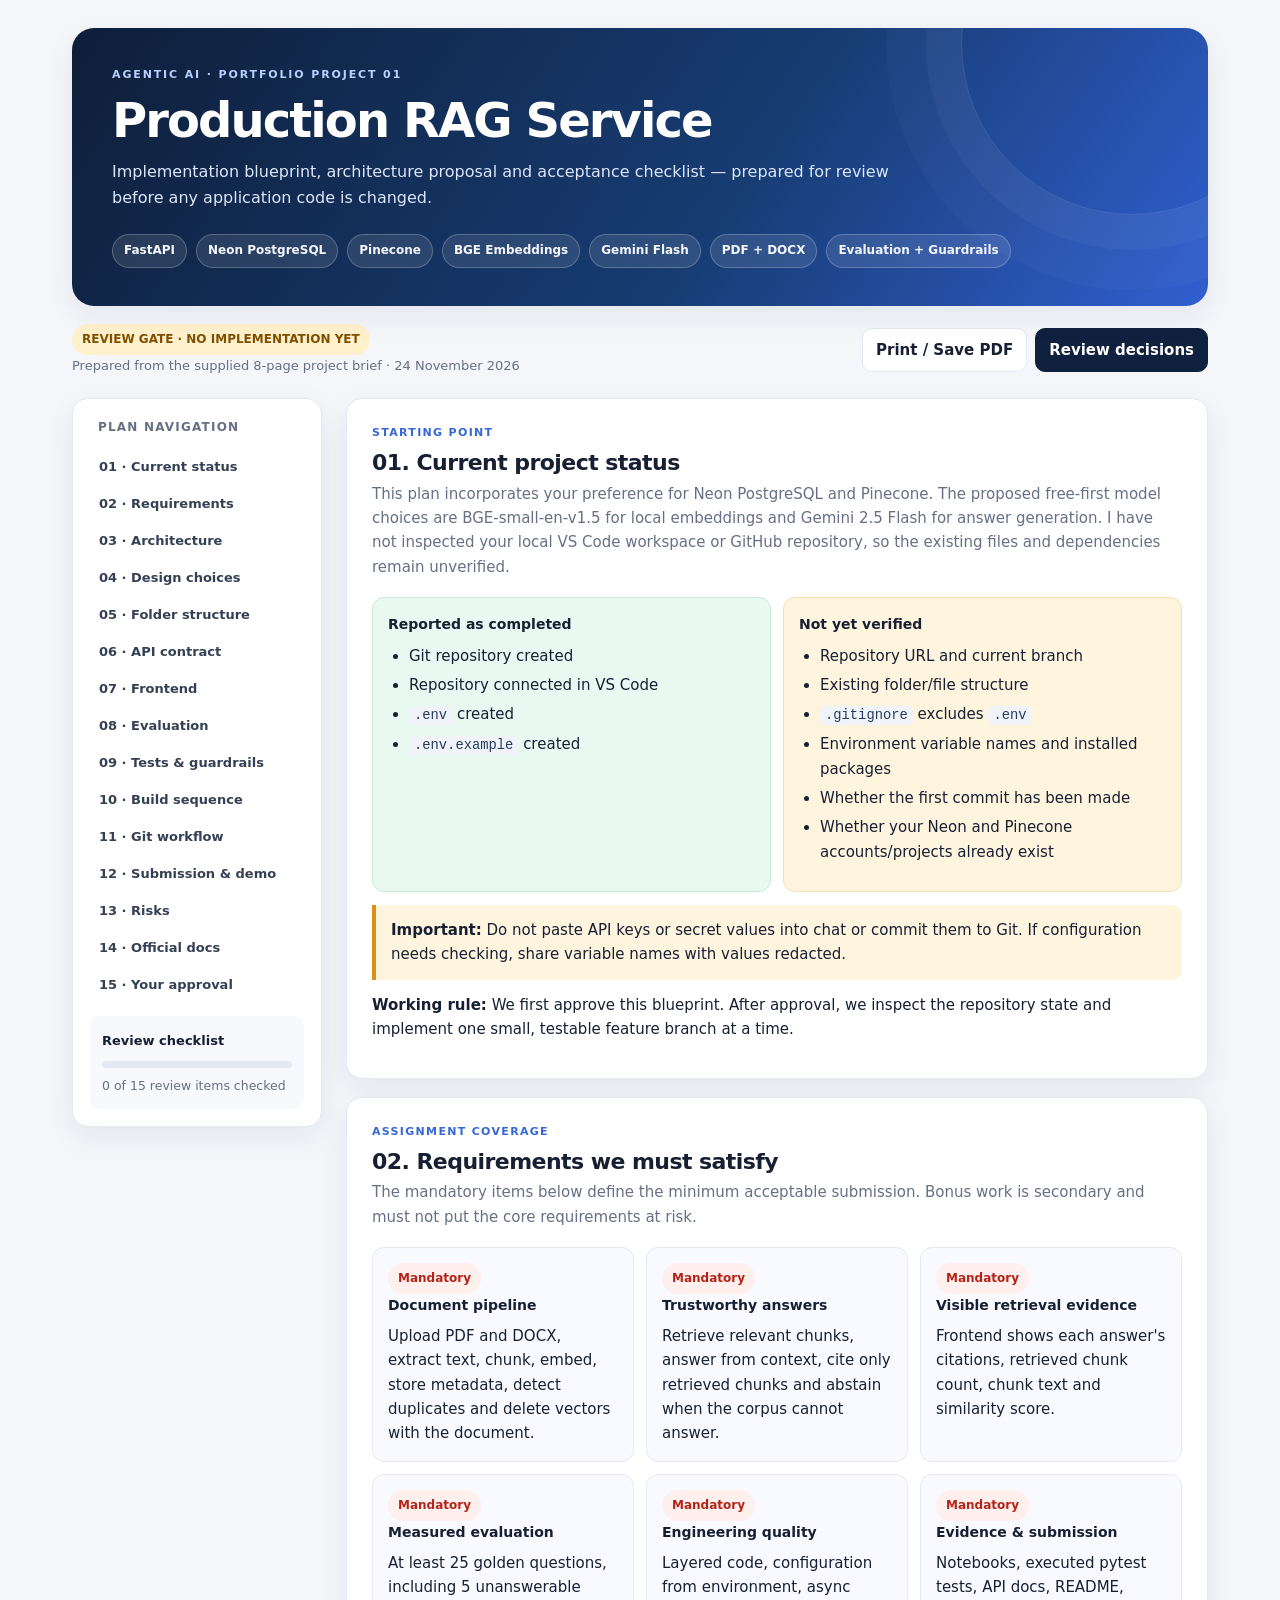
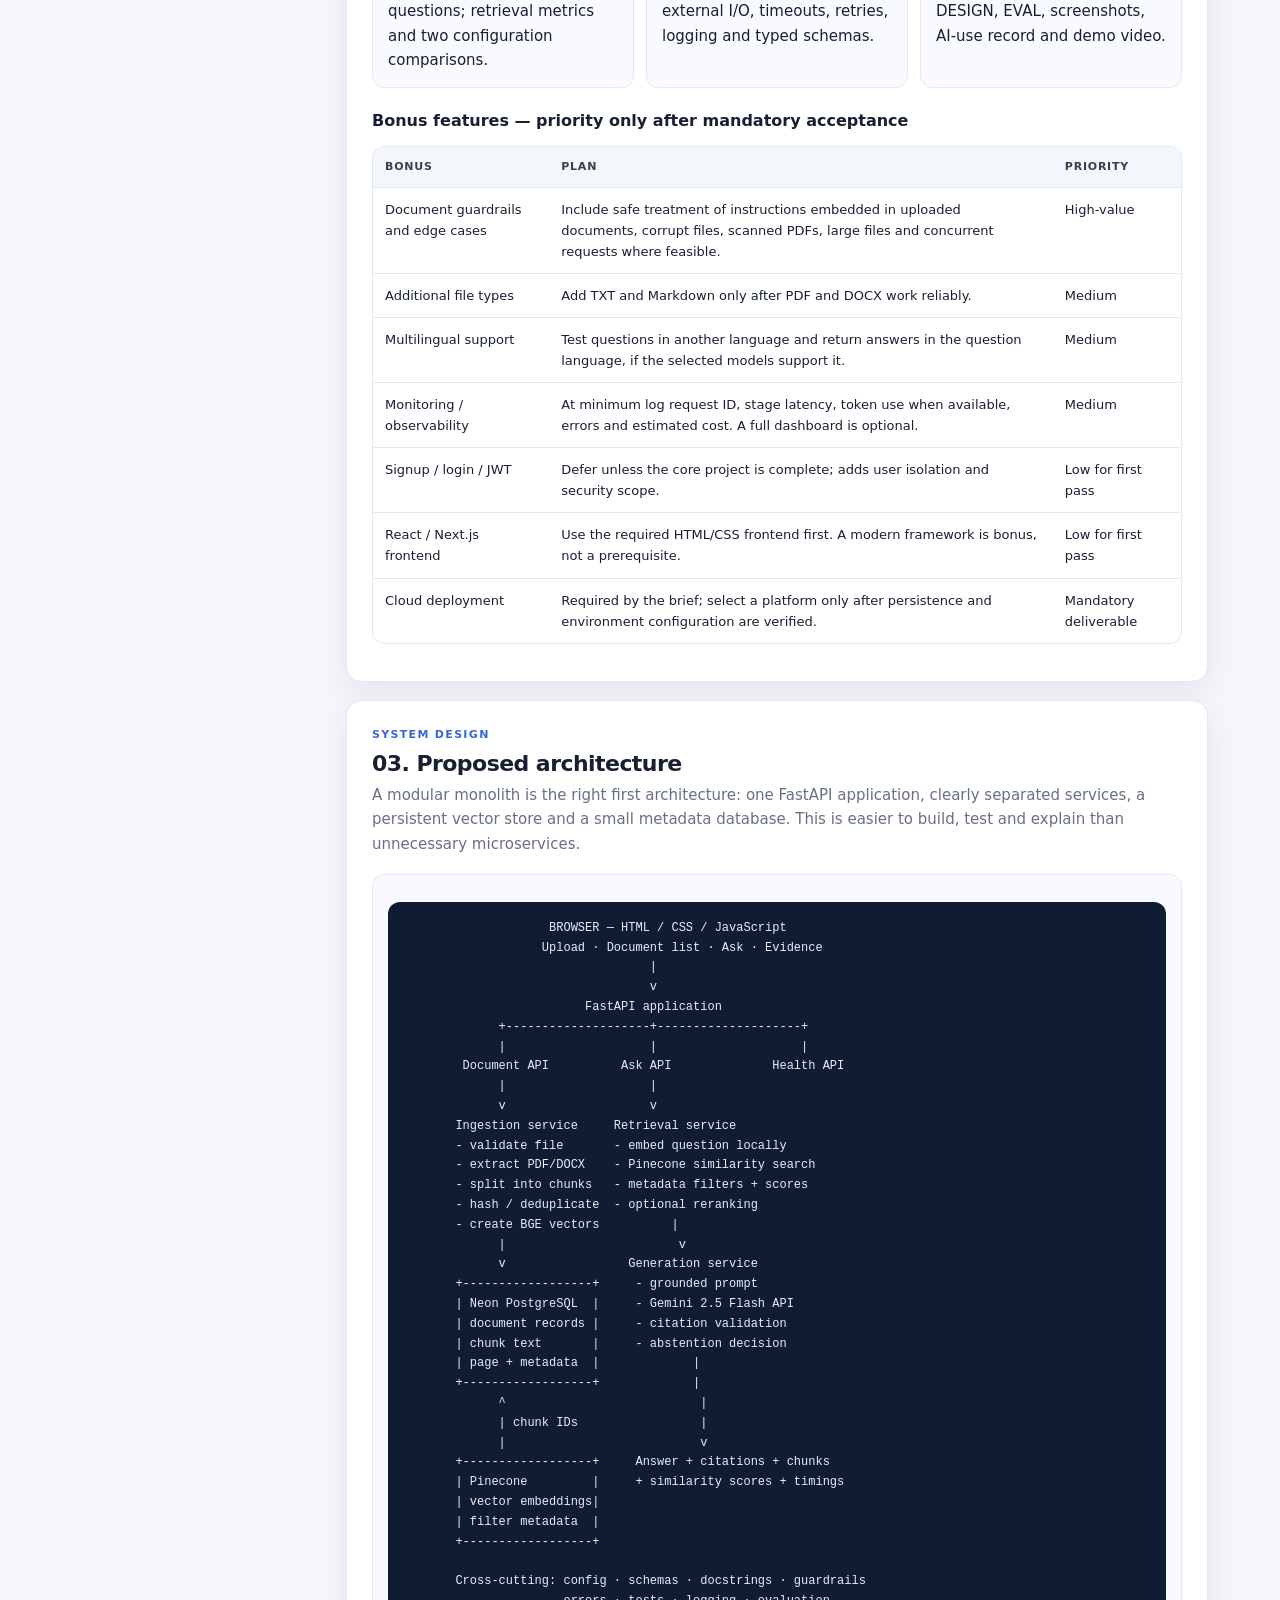
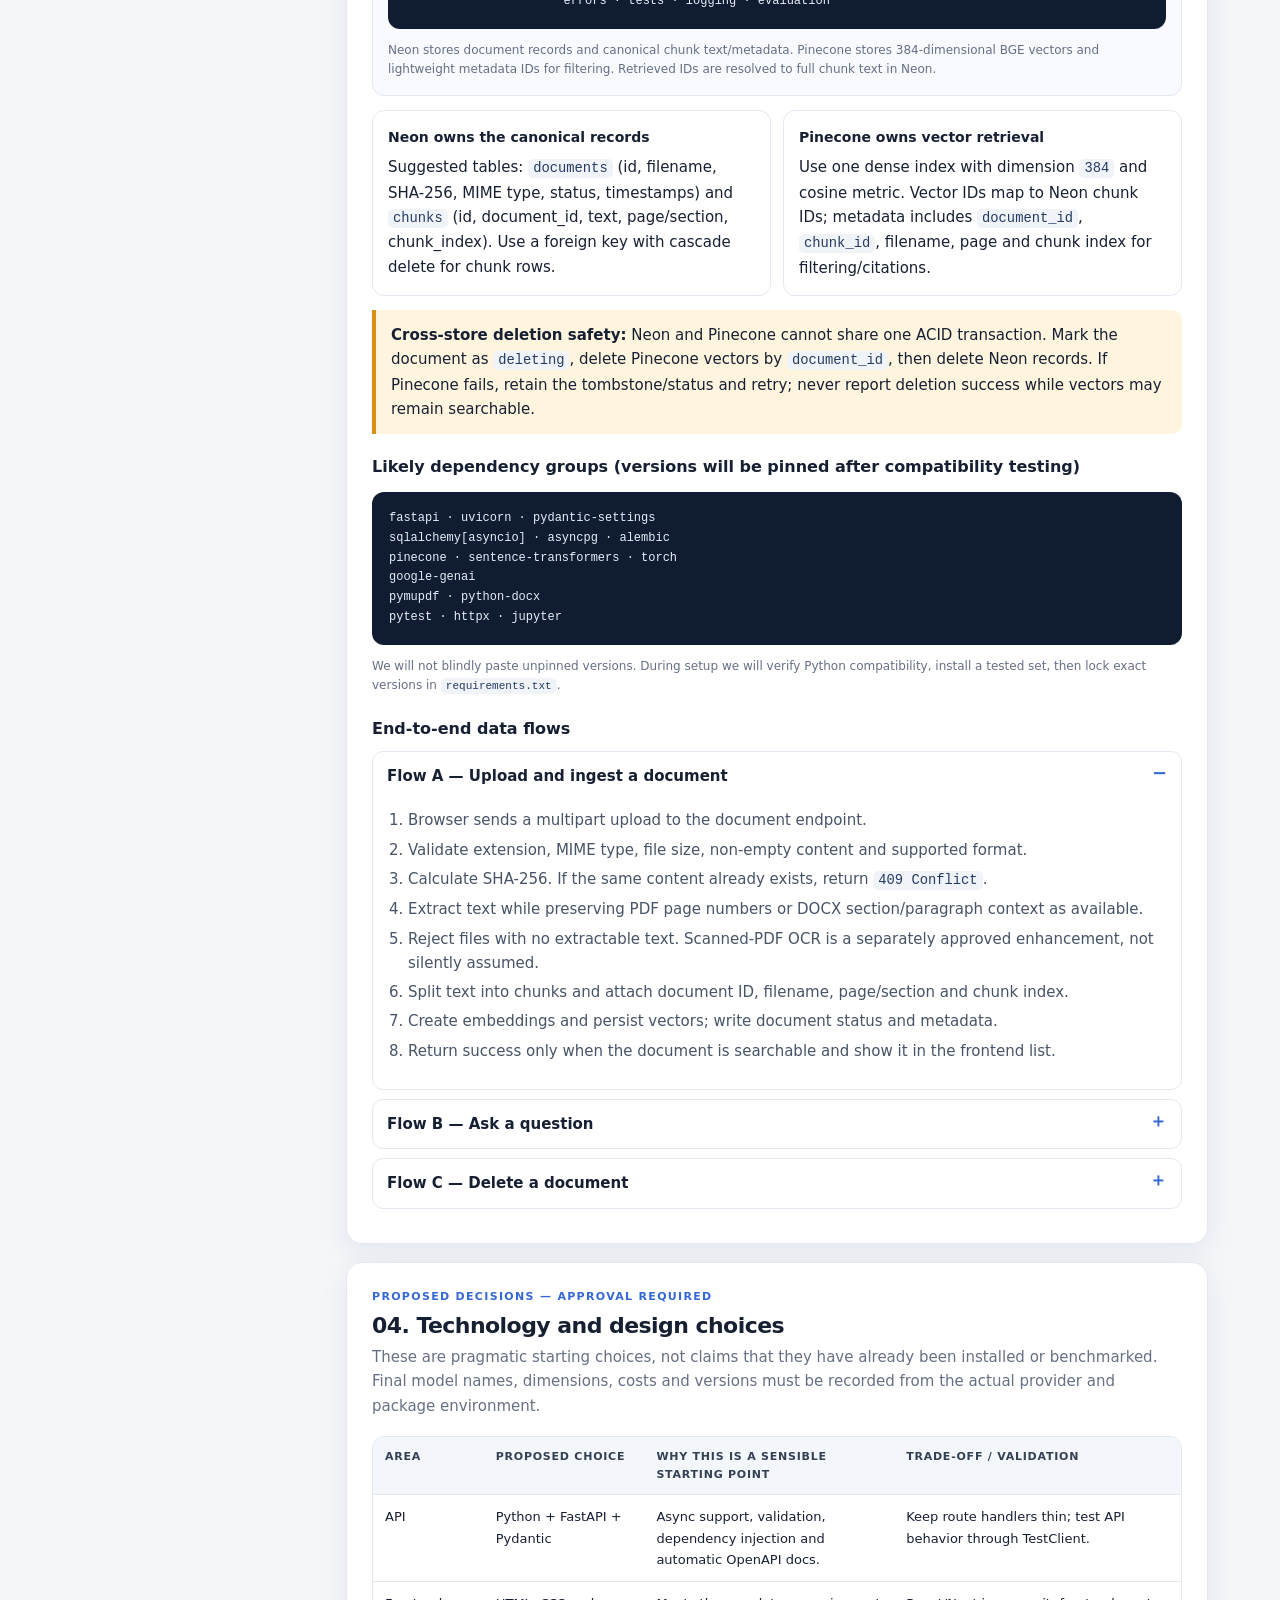
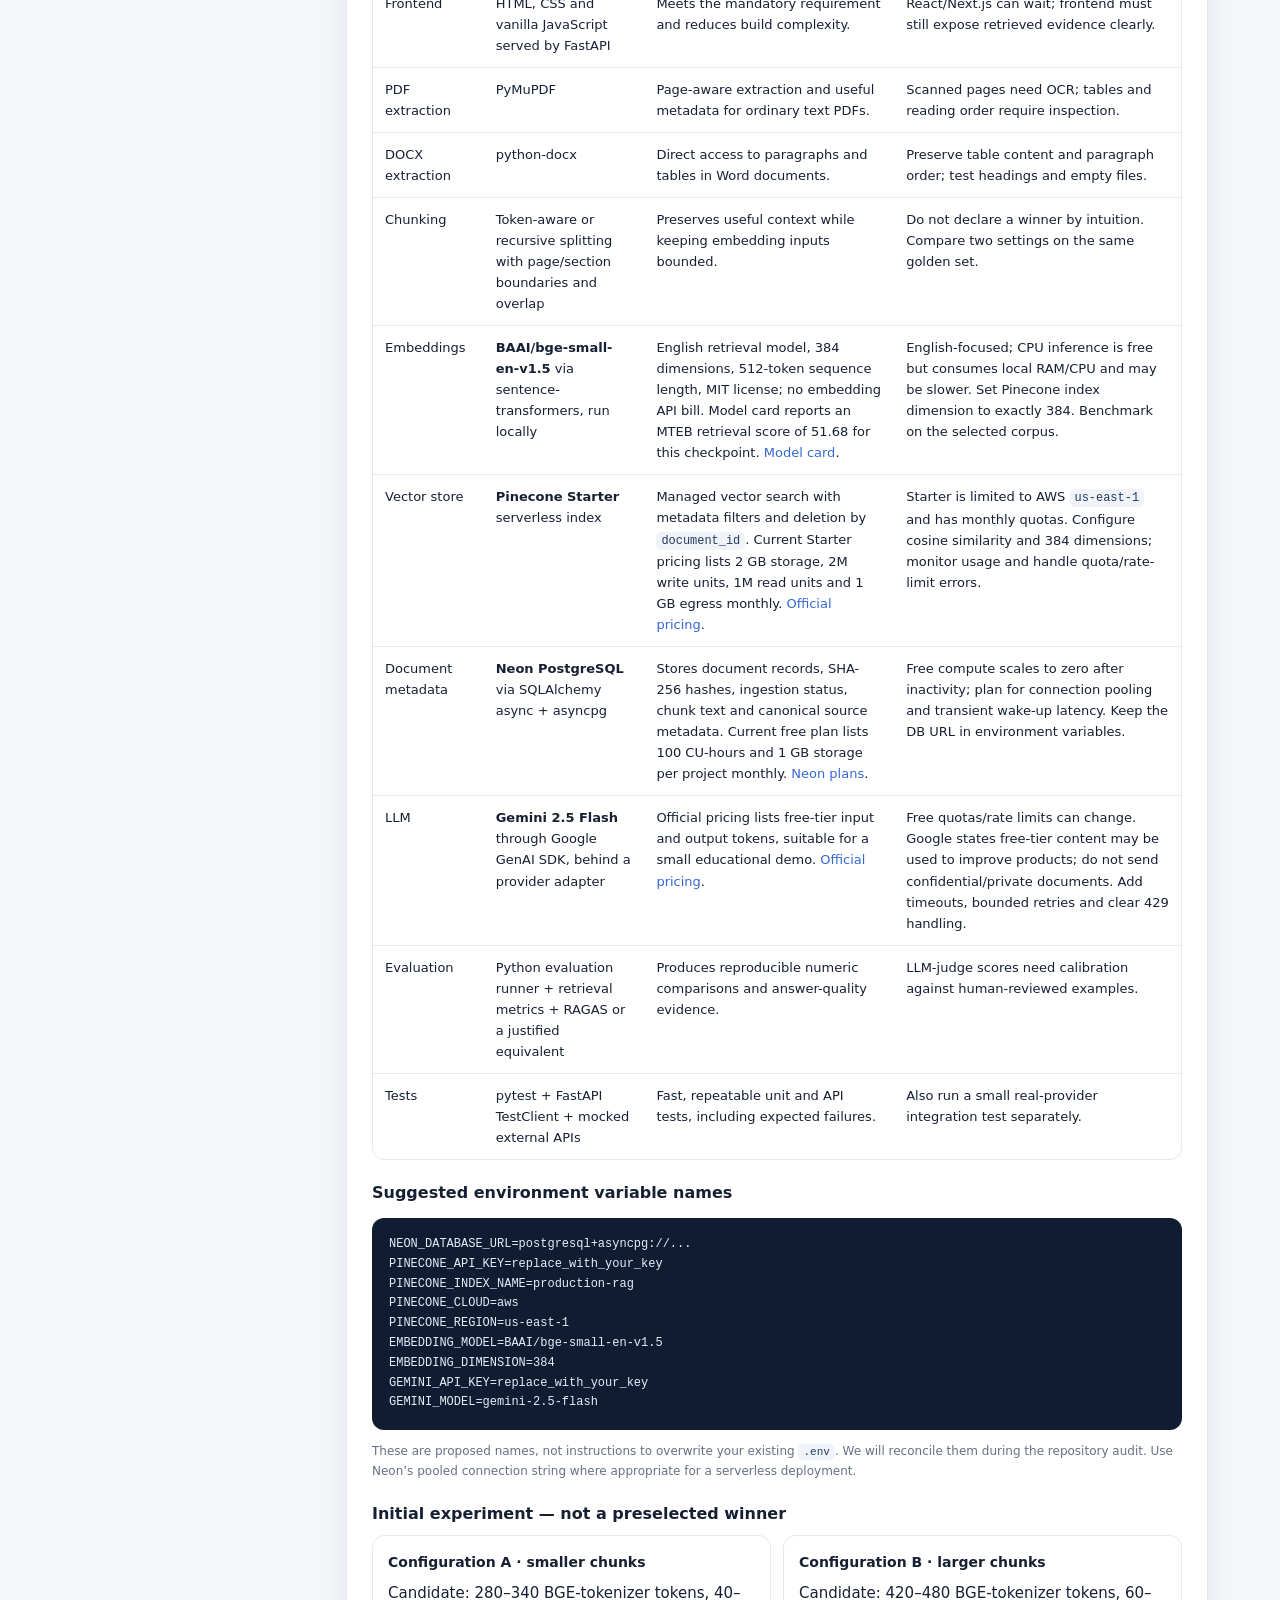
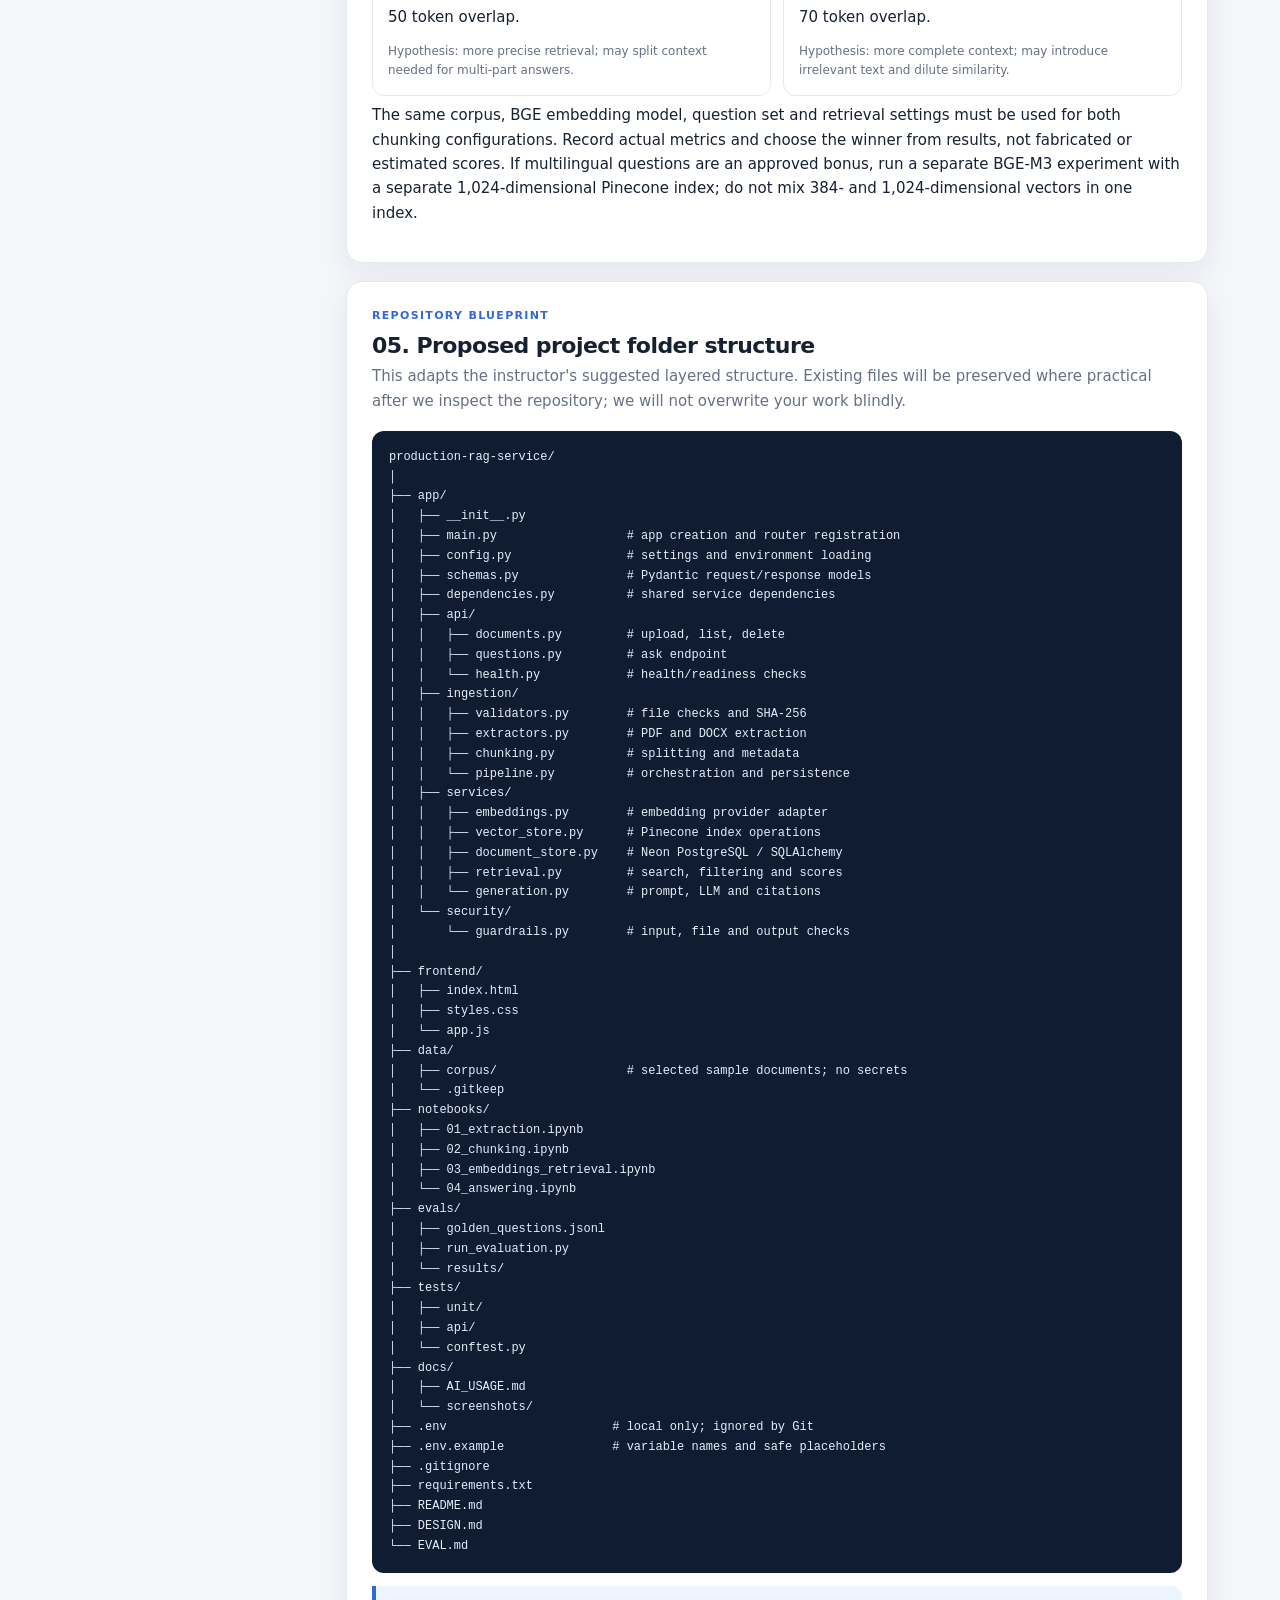
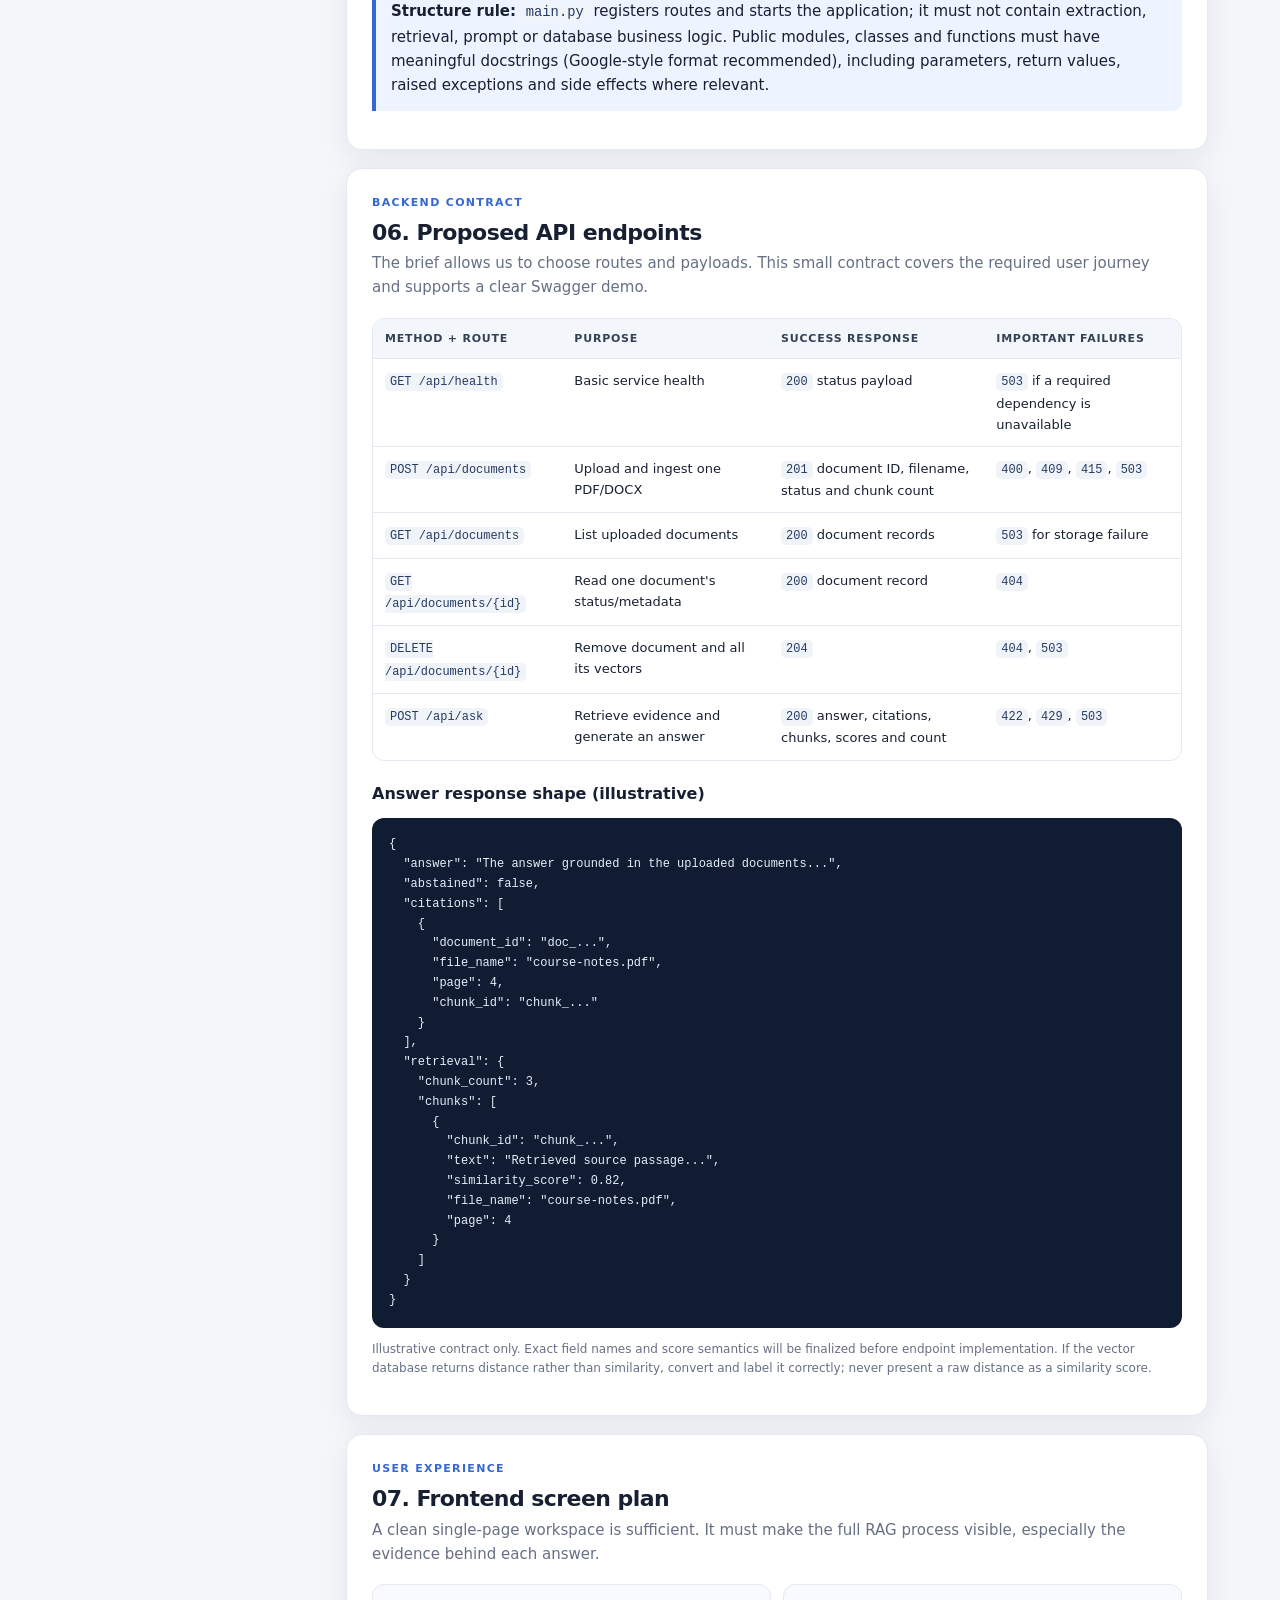
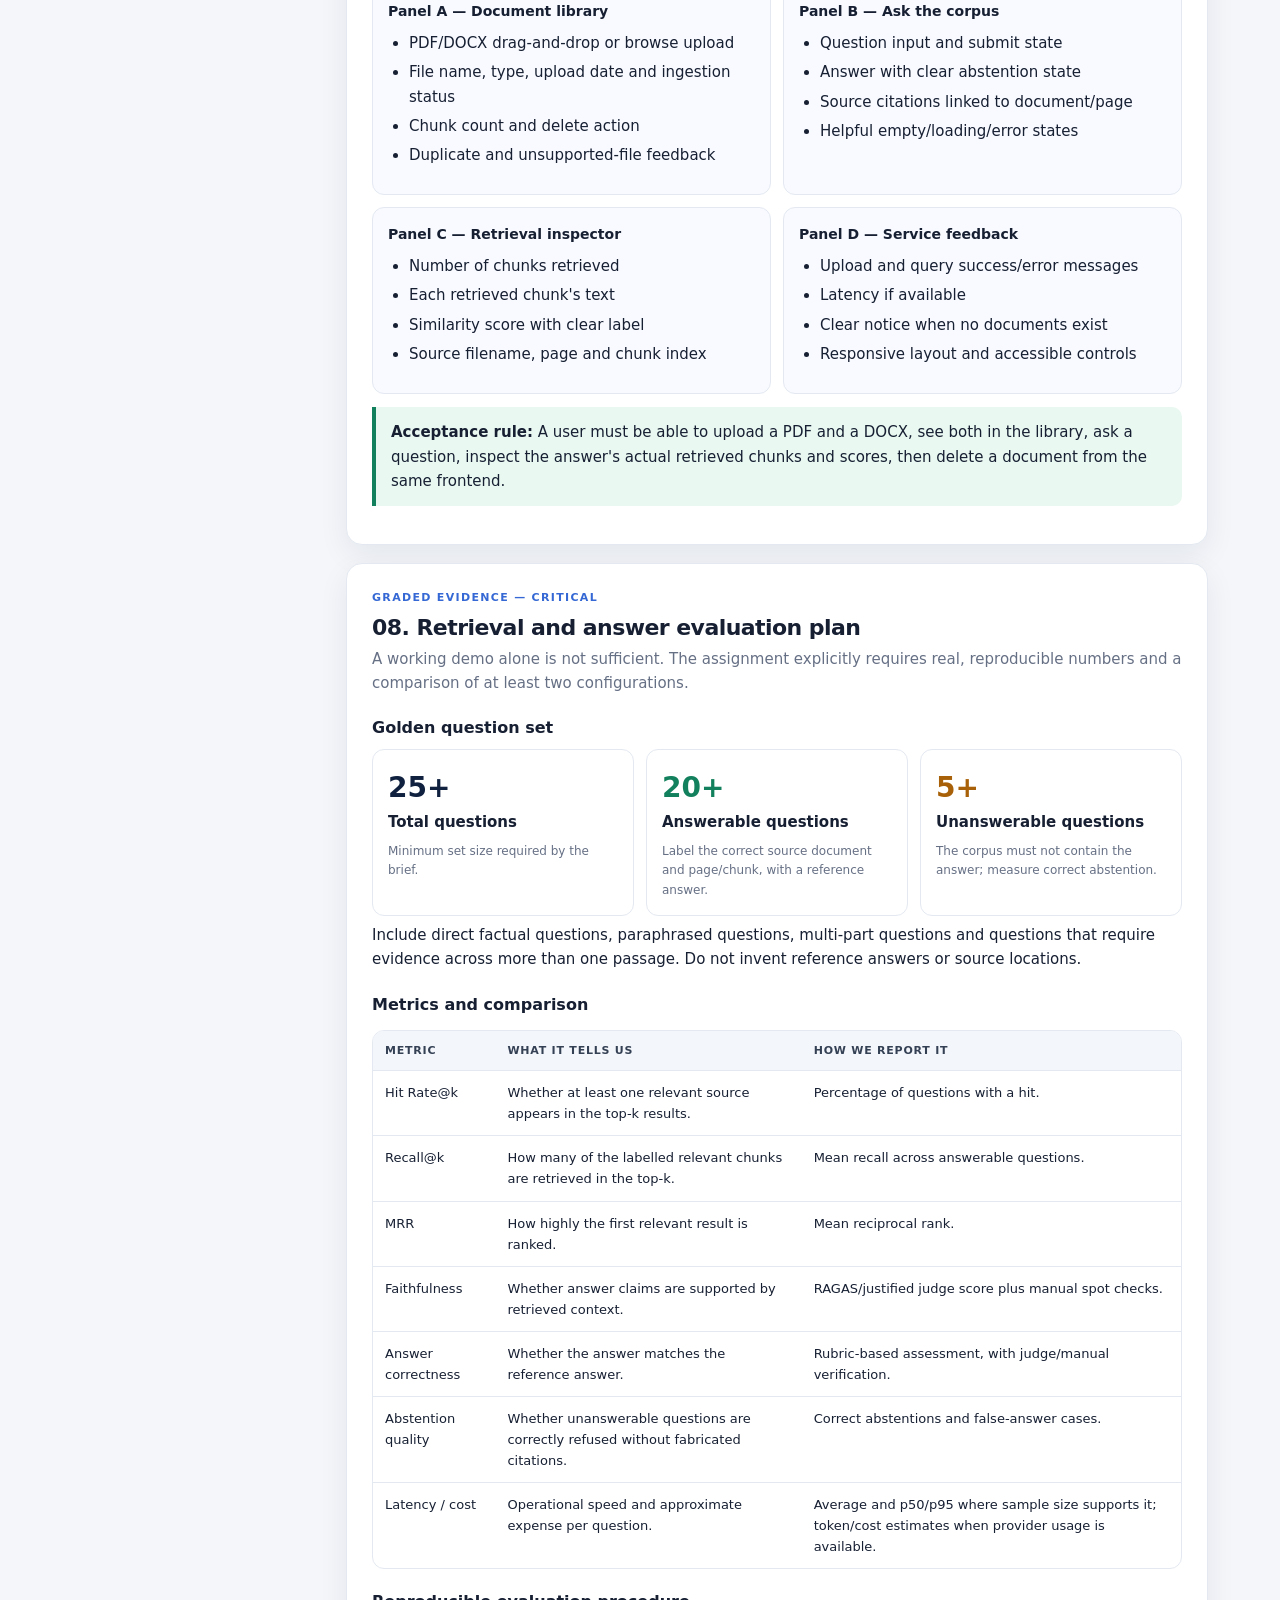
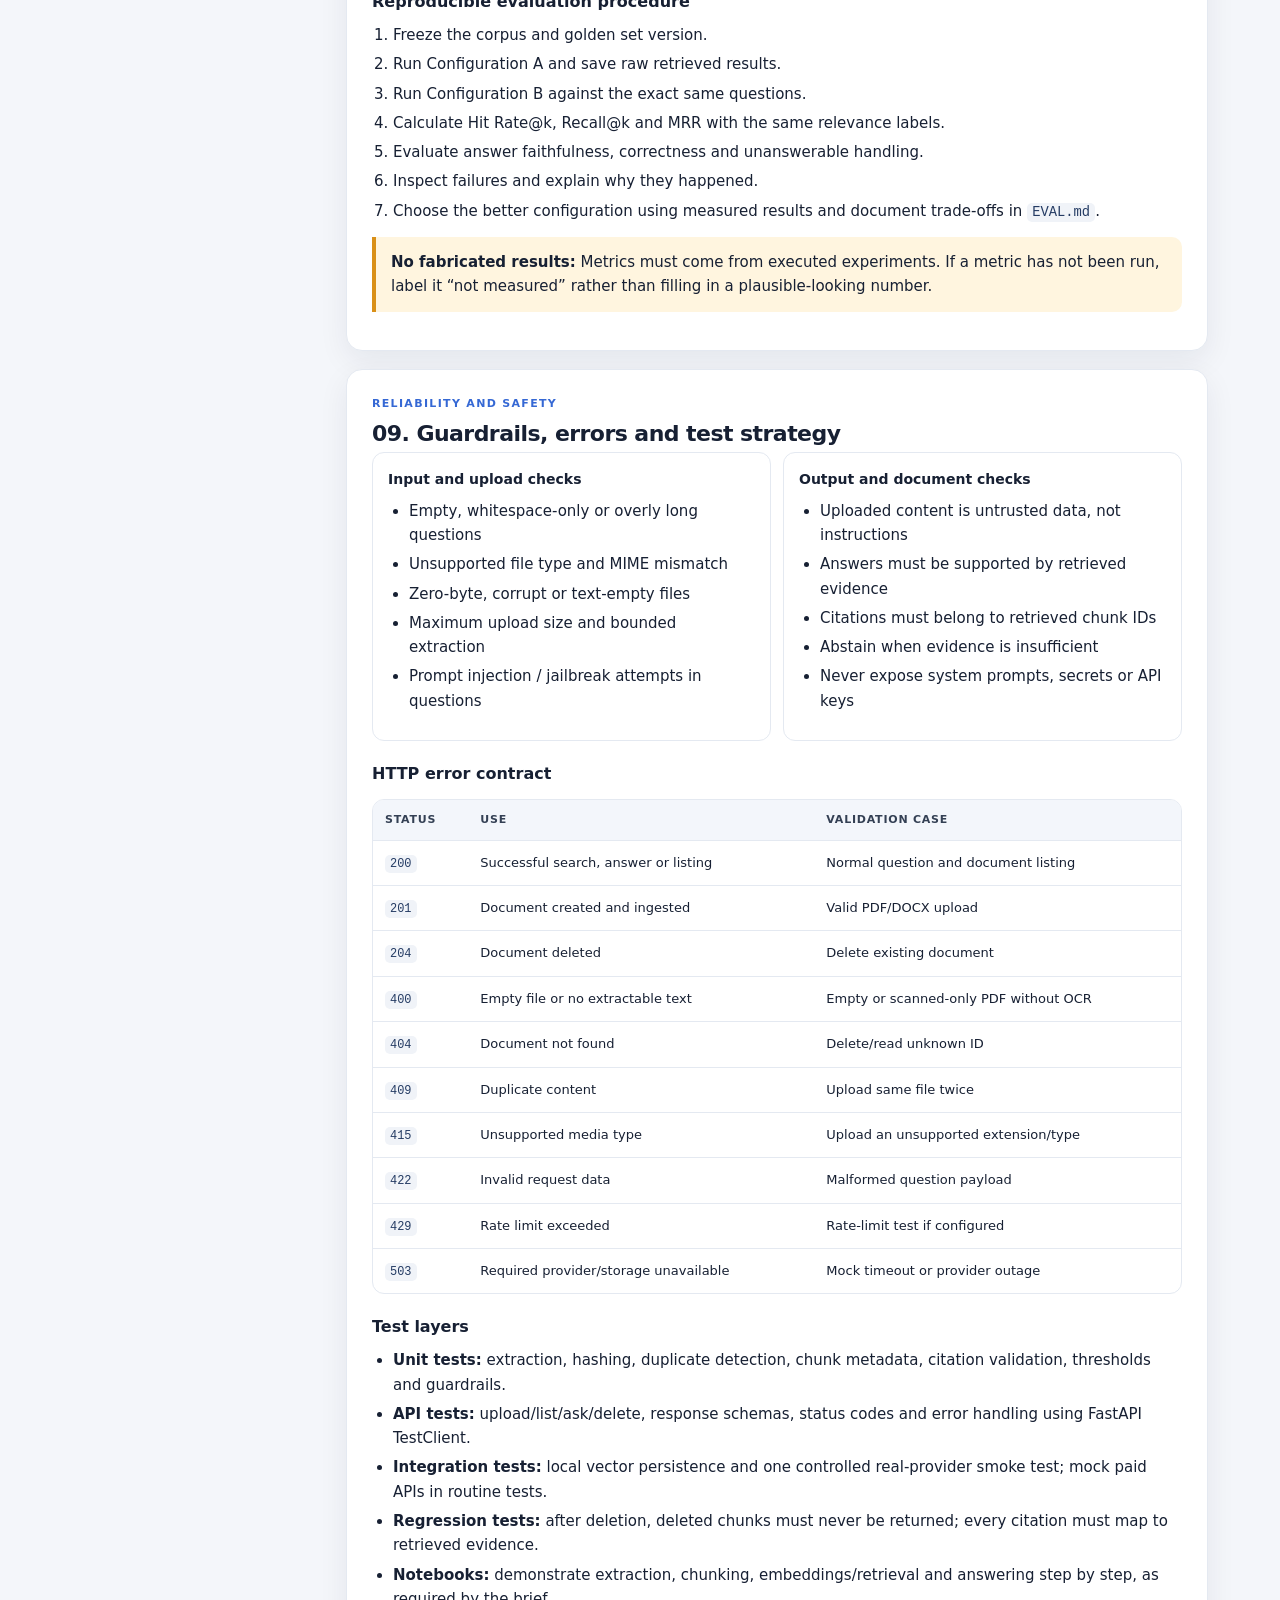
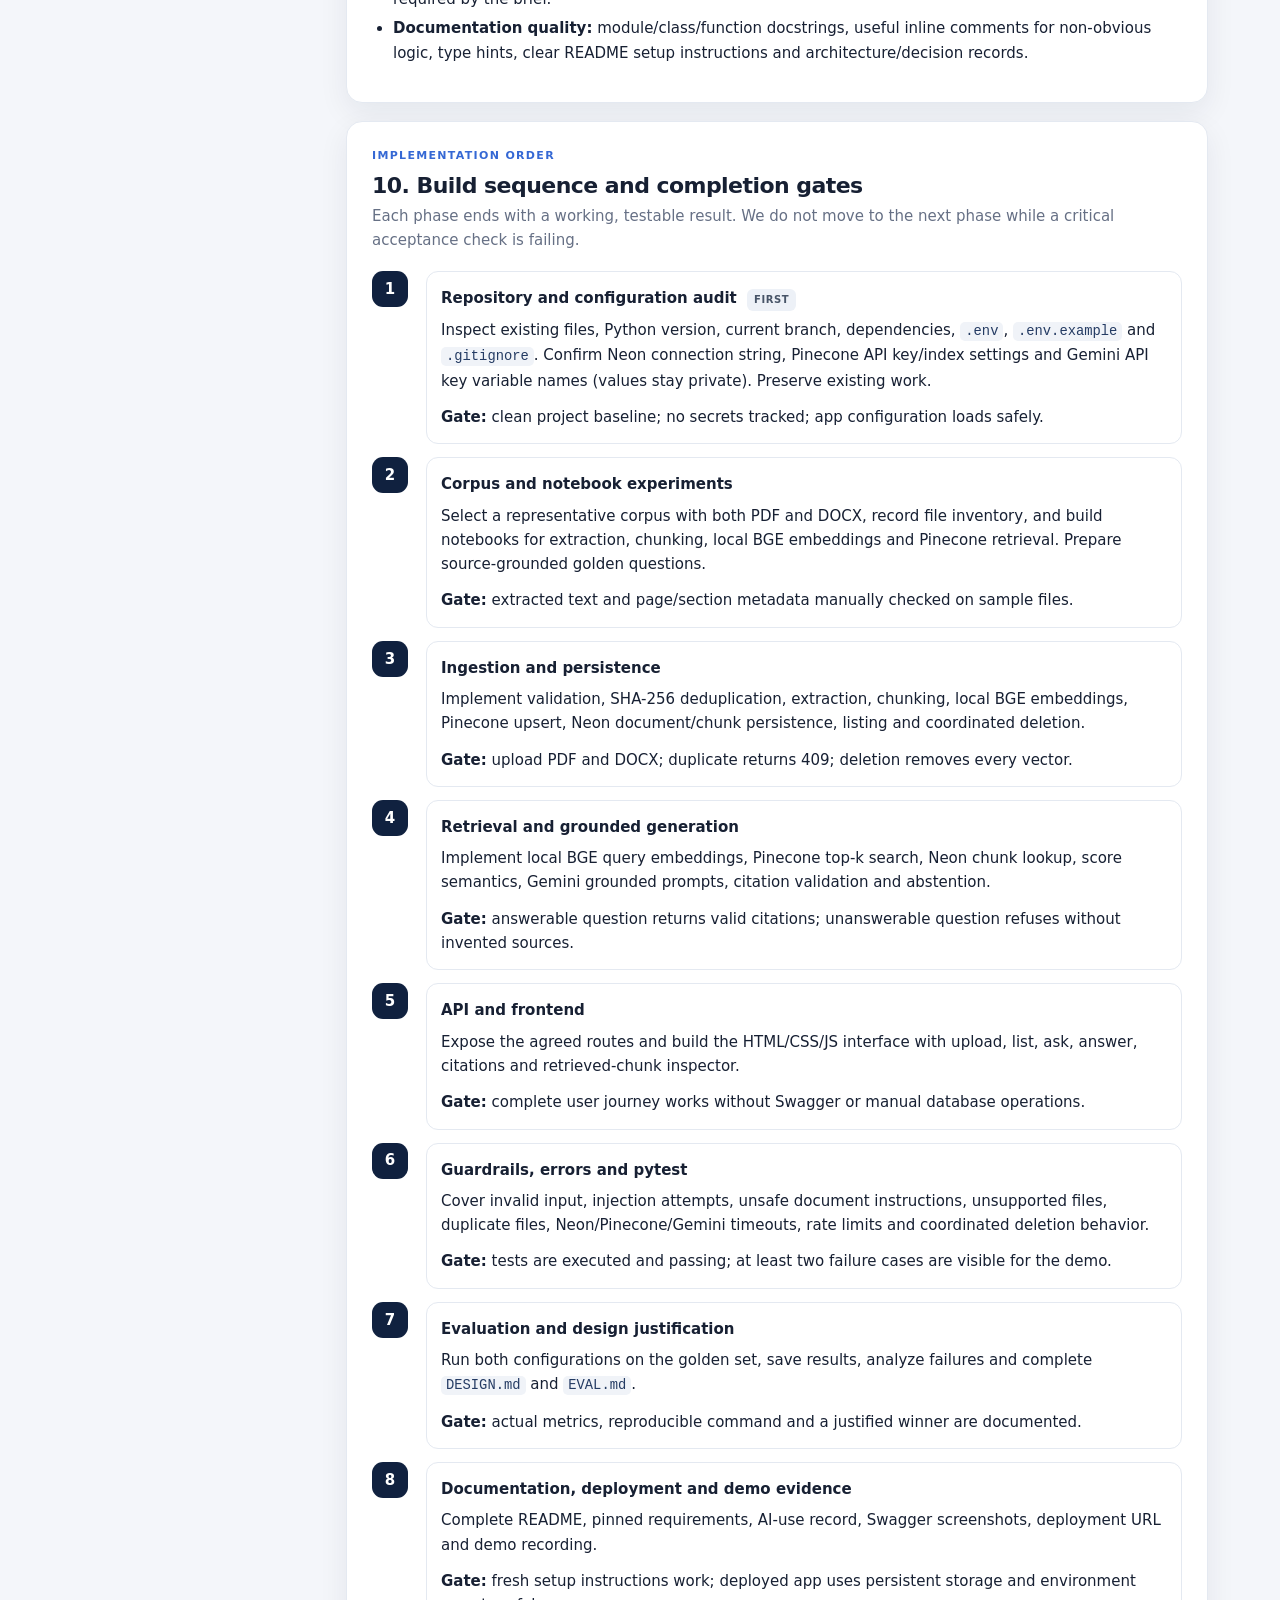
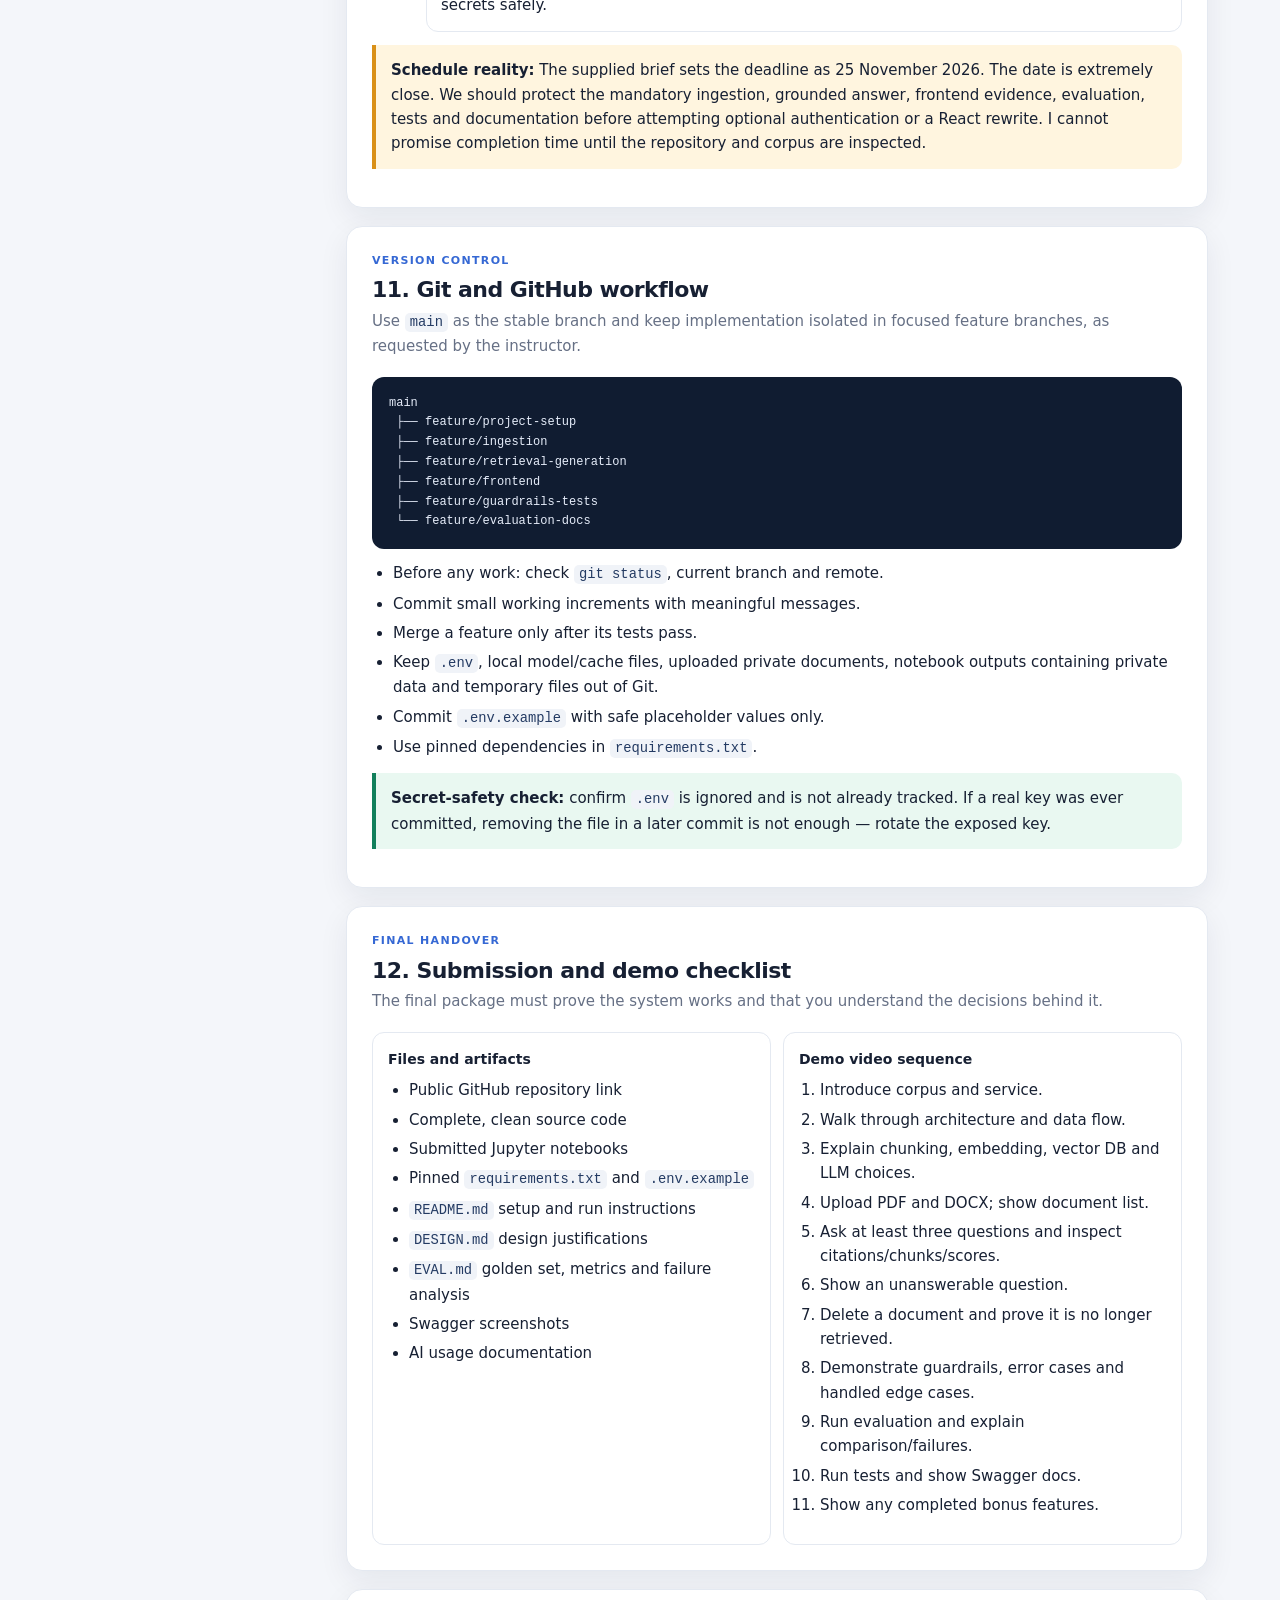
<file: Docs/production_rag_service_implementation_blueprint.html>
<!DOCTYPE html>
<html lang="en">
<head>
<meta charset="UTF-8">
<meta name="viewport" content="width=device-width, initial-scale=1.0">
<meta name="description" content="Reviewable implementation blueprint for Portfolio 01 — Production RAG Service.">
<title>Portfolio 01 | Production RAG Service — Implementation Blueprint</title>
<style>
:root{
  --navy:#10213f;--navy2:#172f55;--blue:#3568d4;--blue-soft:#edf3ff;
  --ink:#172033;--muted:#667085;--line:#e4e9f1;--bg:#f4f6fa;--white:#fff;
  --green:#12805c;--green-soft:#e9f8f1;--amber:#a86108;--amber-soft:#fff5df;
  --red:#b42318;--red-soft:#fff0ee;--purple:#6941c6;--purple-soft:#f3efff;
  --shadow:0 10px 30px rgba(16,33,63,.07);--radius:16px;
}
*{box-sizing:border-box}
html{scroll-behavior:smooth}
body{margin:0;background:var(--bg);color:var(--ink);font:15px/1.62 Inter,ui-sans-serif,system-ui,-apple-system,"Segoe UI",Roboto,Arial,sans-serif}
a{color:var(--blue);text-decoration:none}
a:hover{text-decoration:underline}
button{font:inherit}
.wrap{max-width:1180px;margin:auto;padding:28px 22px 70px}
.hero{background:linear-gradient(125deg,#0e1e39 0%,#173c72 58%,#315fd0 100%);color:#fff;border-radius:22px;padding:38px 40px;box-shadow:var(--shadow);position:relative;overflow:hidden}
.hero:after{content:"";position:absolute;width:340px;height:340px;border:1px solid rgba(255,255,255,.12);border-radius:50%;right:-95px;top:-155px;box-shadow:0 0 0 35px rgba(255,255,255,.035),0 0 0 75px rgba(255,255,255,.025)}
.eyebrow{font-size:11px;letter-spacing:.17em;text-transform:uppercase;font-weight:800;color:#b8d0ff}
h1{font-size:clamp(30px,5vw,48px);line-height:1.1;letter-spacing:-.04em;margin:10px 0 12px}
.hero p{max-width:780px;color:#dce7fb;margin:0;font-size:16px}
.hero-meta{display:flex;gap:9px;flex-wrap:wrap;margin-top:24px}
.pill{display:inline-flex;align-items:center;gap:7px;border:1px solid rgba(255,255,255,.22);background:rgba(255,255,255,.1);padding:6px 11px;border-radius:999px;font-size:12px;font-weight:700;color:#f4f7ff}
.status{display:inline-flex;align-items:center;gap:7px;font-weight:800;font-size:12px;border-radius:999px;padding:6px 10px}
.status.review{background:#fff1cc;color:#805000}
.status.mandatory{background:var(--red-soft);color:var(--red)}
.status.proposed{background:var(--blue-soft);color:#244da9}
.status.bonus{background:var(--purple-soft);color:var(--purple)}
.topbar{display:flex;justify-content:space-between;gap:14px;align-items:center;margin:18px 0 22px;flex-wrap:wrap}
.topbar .note{color:var(--muted);font-size:13px}
.actions{display:flex;gap:8px;flex-wrap:wrap}
.btn{border:1px solid var(--line);background:#fff;border-radius:10px;padding:9px 13px;color:var(--ink);font-weight:700;cursor:pointer}
.btn.primary{background:var(--navy);border-color:var(--navy);color:#fff}
.btn:hover{filter:brightness(.97)}
.layout{display:grid;grid-template-columns:250px minmax(0,1fr);gap:24px;align-items:start}
.sidebar{position:sticky;top:16px;background:#fff;border:1px solid var(--line);border-radius:var(--radius);padding:17px;box-shadow:var(--shadow)}
.sidebar h3{font-size:12px;text-transform:uppercase;letter-spacing:.1em;color:var(--muted);margin:2px 8px 10px}
.sidebar a{display:block;padding:8px 9px;border-radius:8px;color:#344054;font-size:13px;font-weight:650}
.sidebar a:hover{background:var(--blue-soft);text-decoration:none;color:#244da9}
.progressbox{padding:12px;margin-top:13px;background:#f7f9fc;border-radius:10px}
.progressline{height:7px;background:#e5eaf2;border-radius:20px;overflow:hidden;margin:8px 0 5px}
.progressline span{display:block;height:100%;width:0;background:var(--green);transition:width .2s}
.progressbox small{color:var(--muted)}
main{min-width:0}
.section{background:#fff;border:1px solid var(--line);border-radius:var(--radius);padding:25px;margin-bottom:18px;box-shadow:var(--shadow);scroll-margin-top:20px}
.section h2{font-size:22px;letter-spacing:-.025em;margin:0 0 5px;line-height:1.25}
.section .intro{color:var(--muted);margin:0 0 18px}
.kicker{font-size:11px;letter-spacing:.12em;text-transform:uppercase;color:var(--blue);font-weight:850;margin-bottom:7px}
h3{font-size:16px;margin:20px 0 8px}
h4{font-size:14px;margin:0 0 6px}
p{margin:7px 0 12px}
ul,ol{padding-left:21px;margin:8px 0 12px}
li{margin:5px 0}
.grid2{display:grid;grid-template-columns:repeat(2,minmax(0,1fr));gap:12px}
.grid3{display:grid;grid-template-columns:repeat(3,minmax(0,1fr));gap:12px}
.card{border:1px solid var(--line);border-radius:12px;padding:15px;background:#fff}
.card.soft{background:#f8faff}
.card.green{background:var(--green-soft);border-color:#c7ead9}
.card.amber{background:var(--amber-soft);border-color:#f2dfad}
.card.red{background:var(--red-soft);border-color:#f3d0cb}
.card.purple{background:var(--purple-soft);border-color:#e1d7ff}
.card p:last-child{margin-bottom:0}
.small{font-size:12px;color:var(--muted)}
.muted{color:var(--muted)}
.callout{border-left:4px solid var(--blue);background:var(--blue-soft);padding:13px 15px;border-radius:0 10px 10px 0;margin:13px 0}
.callout.warn{border-color:#d99018;background:var(--amber-soft)}
.callout.good{border-color:var(--green);background:var(--green-soft)}
.tablewrap{overflow-x:auto;border:1px solid var(--line);border-radius:12px;margin:12px 0}
table{border-collapse:collapse;width:100%;min-width:650px;font-size:13px}
th{background:#f3f6fb;text-align:left;color:#344054;font-size:11px;text-transform:uppercase;letter-spacing:.07em}
th,td{padding:11px 12px;border-bottom:1px solid var(--line);vertical-align:top}
tr:last-child td{border-bottom:0}
code,pre{font-family:ui-monospace,SFMono-Regular,Consolas,monospace}
code{background:#f0f3f8;padding:2px 5px;border-radius:5px;font-size:.92em;color:#243b63}
pre{background:#101c31;color:#e6edfa;padding:17px;border-radius:12px;overflow:auto;font-size:12px;line-height:1.65}
.checklist{list-style:none;padding:0;margin:10px 0}
.checklist li{display:flex;gap:10px;align-items:flex-start;padding:7px 0;border-bottom:1px solid #f0f2f6;margin:0}
.checklist li:last-child{border-bottom:0}
.checklist input{margin-top:5px;accent-color:var(--green);width:16px;height:16px;flex:0 0 auto}
.checklist label{cursor:pointer}
.checklist input:checked+label{text-decoration:line-through;color:#8a94a6}
details{border:1px solid var(--line);border-radius:11px;margin:9px 0;background:#fff}
summary{cursor:pointer;list-style:none;padding:12px 14px;font-weight:750;display:flex;justify-content:space-between;gap:10px}
summary::-webkit-details-marker{display:none}
summary:after{content:"＋";color:var(--blue);font-size:18px;line-height:1}
details[open] summary:after{content:"−"}
.detailsbody{padding:0 14px 14px;color:#475467}
.phase{display:grid;grid-template-columns:42px minmax(0,1fr);gap:12px;margin:13px 0}
.phase-num{width:36px;height:36px;border-radius:11px;background:var(--navy);color:#fff;display:grid;place-items:center;font-weight:850}
.phase-body{border:1px solid var(--line);border-radius:12px;padding:14px}
.phase-body h4{font-size:15px}
.tag{display:inline-block;padding:3px 7px;border-radius:6px;background:#edf1f7;color:#475467;font-size:10px;font-weight:800;text-transform:uppercase;letter-spacing:.06em;margin-left:5px}
.footer{color:var(--muted);font-size:12px;text-align:center;padding:20px}
.decision{display:flex;gap:10px;align-items:flex-start}
.decision b{display:block}
.decision .dot{width:9px;height:9px;border-radius:50%;background:#d99018;margin-top:7px;flex:none}
.tocmobile{display:none}
@media(max-width:850px){.layout{grid-template-columns:1fr}.sidebar{position:relative;top:auto}.sidebar nav{columns:2}.grid3{grid-template-columns:1fr}.grid2{grid-template-columns:1fr}}
@media(max-width:560px){.wrap{padding:14px 12px 40px}.hero{padding:27px 22px}.section{padding:19px}.sidebar nav{columns:1}.topbar{align-items:flex-start}}
@media print{body{background:#fff}.wrap{max-width:none;padding:0}.hero{border-radius:0;box-shadow:none}.sidebar,.actions,.topbar .note{display:none!important}.layout{display:block}.section{box-shadow:none;break-inside:avoid}.section details{break-inside:avoid}a{color:inherit}.footer{display:none}}
</style>
</head>
<body>
<div class="wrap">
  <header class="hero">
    <div class="eyebrow">Agentic AI · Portfolio Project 01</div>
    <h1>Production RAG Service</h1>
    <p>Implementation blueprint, architecture proposal and acceptance checklist — prepared for review before any application code is changed.</p>
    <div class="hero-meta">
      <span class="pill">FastAPI</span><span class="pill">Neon PostgreSQL</span><span class="pill">Pinecone</span><span class="pill">BGE Embeddings</span><span class="pill">Gemini Flash</span><span class="pill">PDF + DOCX</span><span class="pill">Evaluation + Guardrails</span>
    </div>
  </header>

  <div class="topbar">
    <div>
      <span class="status review">REVIEW GATE · NO IMPLEMENTATION YET</span>
      <div class="note">Prepared from the supplied 8-page project brief · 24 November 2026</div>
    </div>
    <div class="actions">
      <button class="btn" onclick="window.print()">Print / Save PDF</button>
      <button class="btn primary" onclick="document.getElementById('approval').scrollIntoView({behavior:'smooth'})">Review decisions</button>
    </div>
  </div>

  <div class="layout">
    <aside class="sidebar">
      <h3>Plan navigation</h3>
      <nav>
        <a href="#status">01 · Current status</a>
        <a href="#scope">02 · Requirements</a>
        <a href="#architecture">03 · Architecture</a>
        <a href="#decisions">04 · Design choices</a>
        <a href="#structure">05 · Folder structure</a>
        <a href="#api">06 · API contract</a>
        <a href="#frontend">07 · Frontend</a>
        <a href="#evaluation">08 · Evaluation</a>
        <a href="#quality">09 · Tests & guardrails</a>
        <a href="#phases">10 · Build sequence</a>
        <a href="#git">11 · Git workflow</a>
        <a href="#submission">12 · Submission & demo</a>
        <a href="#risks">13 · Risks</a>
        <a href="#references">14 · Official docs</a>
        <a href="#approval">15 · Your approval</a>
      </nav>
      <div class="progressbox">
        <b style="font-size:13px">Review checklist</b>
        <div class="progressline"><span id="progress"></span></div>
        <small id="progressText">0 of 15 review items checked</small>
      </div>
    </aside>

    <main>
      <section class="section" id="status">
        <div class="kicker">Starting point</div>
        <h2>01. Current project status</h2>
        <p class="intro">This plan incorporates your preference for Neon PostgreSQL and Pinecone. The proposed free-first model choices are BGE-small-en-v1.5 for local embeddings and Gemini 2.5 Flash for answer generation. I have not inspected your local VS Code workspace or GitHub repository, so the existing files and dependencies remain unverified.</p>
        <div class="grid2">
          <div class="card green"><h4>Reported as completed</h4><ul><li>Git repository created</li><li>Repository connected in VS Code</li><li><code>.env</code> created</li><li><code>.env.example</code> created</li></ul></div>
          <div class="card amber"><h4>Not yet verified</h4><ul><li>Repository URL and current branch</li><li>Existing folder/file structure</li><li><code>.gitignore</code> excludes <code>.env</code></li><li>Environment variable names and installed packages</li><li>Whether the first commit has been made</li><li>Whether your Neon and Pinecone accounts/projects already exist</li></ul></div>
        </div>
        <div class="callout warn"><b>Important:</b> Do not paste API keys or secret values into chat or commit them to Git. If configuration needs checking, share variable names with values redacted.</div>
        <p><b>Working rule:</b> We first approve this blueprint. After approval, we inspect the repository state and implement one small, testable feature branch at a time.</p>
      </section>

      <section class="section" id="scope">
        <div class="kicker">Assignment coverage</div>
        <h2>02. Requirements we must satisfy</h2>
        <p class="intro">The mandatory items below define the minimum acceptable submission. Bonus work is secondary and must not put the core requirements at risk.</p>
        <div class="grid3">
          <div class="card soft"><span class="status mandatory">Mandatory</span><h4>Document pipeline</h4><p>Upload PDF and DOCX, extract text, chunk, embed, store metadata, detect duplicates and delete vectors with the document.</p></div>
          <div class="card soft"><span class="status mandatory">Mandatory</span><h4>Trustworthy answers</h4><p>Retrieve relevant chunks, answer from context, cite only retrieved chunks and abstain when the corpus cannot answer.</p></div>
          <div class="card soft"><span class="status mandatory">Mandatory</span><h4>Visible retrieval evidence</h4><p>Frontend shows each answer's citations, retrieved chunk count, chunk text and similarity score.</p></div>
          <div class="card soft"><span class="status mandatory">Mandatory</span><h4>Measured evaluation</h4><p>At least 25 golden questions, including 5 unanswerable questions; retrieval metrics and two configuration comparisons.</p></div>
          <div class="card soft"><span class="status mandatory">Mandatory</span><h4>Engineering quality</h4><p>Layered code, configuration from environment, async external I/O, timeouts, retries, logging and typed schemas.</p></div>
          <div class="card soft"><span class="status mandatory">Mandatory</span><h4>Evidence & submission</h4><p>Notebooks, executed pytest tests, API docs, README, DESIGN, EVAL, screenshots, AI-use record and demo video.</p></div>
        </div>
        <h3>Bonus features — priority only after mandatory acceptance</h3>
        <div class="tablewrap"><table>
          <thead><tr><th>Bonus</th><th>Plan</th><th>Priority</th></tr></thead>
          <tbody>
            <tr><td>Document guardrails and edge cases</td><td>Include safe treatment of instructions embedded in uploaded documents, corrupt files, scanned PDFs, large files and concurrent requests where feasible.</td><td>High-value</td></tr>
            <tr><td>Additional file types</td><td>Add TXT and Markdown only after PDF and DOCX work reliably.</td><td>Medium</td></tr>
            <tr><td>Multilingual support</td><td>Test questions in another language and return answers in the question language, if the selected models support it.</td><td>Medium</td></tr>
            <tr><td>Monitoring / observability</td><td>At minimum log request ID, stage latency, token use when available, errors and estimated cost. A full dashboard is optional.</td><td>Medium</td></tr>
            <tr><td>Signup / login / JWT</td><td>Defer unless the core project is complete; adds user isolation and security scope.</td><td>Low for first pass</td></tr>
            <tr><td>React / Next.js frontend</td><td>Use the required HTML/CSS frontend first. A modern framework is bonus, not a prerequisite.</td><td>Low for first pass</td></tr>
            <tr><td>Cloud deployment</td><td>Required by the brief; select a platform only after persistence and environment configuration are verified.</td><td>Mandatory deliverable</td></tr>
          </tbody>
        </table></div>
      </section>

      <section class="section" id="architecture">
        <div class="kicker">System design</div>
        <h2>03. Proposed architecture</h2>
        <p class="intro">A modular monolith is the right first architecture: one FastAPI application, clearly separated services, a persistent vector store and a small metadata database. This is easier to build, test and explain than unnecessary microservices.</p>
        <div class="card soft">
          <pre>                    BROWSER — HTML / CSS / JavaScript
                   Upload · Document list · Ask · Evidence
                                  |
                                  v
                         FastAPI application
             +--------------------+--------------------+
             |                    |                    |
        Document API          Ask API              Health API
             |                    |
             v                    v
       Ingestion service     Retrieval service
       - validate file       - embed question locally
       - extract PDF/DOCX    - Pinecone similarity search
       - split into chunks   - metadata filters + scores
       - hash / deduplicate  - optional reranking
       - create BGE vectors          |
             |                        v
             v                 Generation service
       +------------------+     - grounded prompt
       | Neon PostgreSQL  |     - Gemini 2.5 Flash API
       | document records |     - citation validation
       | chunk text       |     - abstention decision
       | page + metadata  |             |
       +------------------+             |
             ^                           |
             | chunk IDs                 |
             |                           v
       +------------------+     Answer + citations + chunks
       | Pinecone         |     + similarity scores + timings
       | vector embeddings|
       | filter metadata  |
       +------------------+

       Cross-cutting: config · schemas · docstrings · guardrails
                      errors · tests · logging · evaluation</pre>
          <p class="small">Neon stores document records and canonical chunk text/metadata. Pinecone stores 384-dimensional BGE vectors and lightweight metadata IDs for filtering. Retrieved IDs are resolved to full chunk text in Neon.</p>
        </div>
        <div class="grid2" style="margin:14px 0">
          <div class="card"><h4>Neon owns the canonical records</h4><p>Suggested tables: <code>documents</code> (id, filename, SHA-256, MIME type, status, timestamps) and <code>chunks</code> (id, document_id, text, page/section, chunk_index). Use a foreign key with cascade delete for chunk rows.</p></div>
          <div class="card"><h4>Pinecone owns vector retrieval</h4><p>Use one dense index with dimension <code>384</code> and cosine metric. Vector IDs map to Neon chunk IDs; metadata includes <code>document_id</code>, <code>chunk_id</code>, filename, page and chunk index for filtering/citations.</p></div>
        </div>
        <div class="callout warn"><b>Cross-store deletion safety:</b> Neon and Pinecone cannot share one ACID transaction. Mark the document as <code>deleting</code>, delete Pinecone vectors by <code>document_id</code>, then delete Neon records. If Pinecone fails, retain the tombstone/status and retry; never report deletion success while vectors may remain searchable.</div>
        <h3>Likely dependency groups (versions will be pinned after compatibility testing)</h3>
        <pre>fastapi · uvicorn · pydantic-settings
sqlalchemy[asyncio] · asyncpg · alembic
pinecone · sentence-transformers · torch
google-genai
pymupdf · python-docx
pytest · httpx · jupyter</pre>
        <p class="small">We will not blindly paste unpinned versions. During setup we will verify Python compatibility, install a tested set, then lock exact versions in <code>requirements.txt</code>.</p>
        <h3>End-to-end data flows</h3>
        <details open><summary>Flow A — Upload and ingest a document</summary><div class="detailsbody"><ol><li>Browser sends a multipart upload to the document endpoint.</li><li>Validate extension, MIME type, file size, non-empty content and supported format.</li><li>Calculate SHA-256. If the same content already exists, return <code>409 Conflict</code>.</li><li>Extract text while preserving PDF page numbers or DOCX section/paragraph context as available.</li><li>Reject files with no extractable text. Scanned-PDF OCR is a separately approved enhancement, not silently assumed.</li><li>Split text into chunks and attach document ID, filename, page/section and chunk index.</li><li>Create embeddings and persist vectors; write document status and metadata.</li><li>Return success only when the document is searchable and show it in the frontend list.</li></ol></div></details>
        <details><summary>Flow B — Ask a question</summary><div class="detailsbody"><ol><li>Validate the question and apply input guardrails.</li><li>Embed the question and search the vector collection using the selected similarity metric.</li><li>Apply the configured top-k and calibrated threshold; retain exact chunk IDs and scores.</li><li>If evidence is insufficient, return a clear “not found in the provided documents” response.</li><li>Otherwise send only the retrieved evidence and question to the LLM with strict grounding instructions.</li><li>Validate every returned citation against the set of retrieved chunk IDs.</li><li>Return the answer, citations, retrieved chunks, count and scores to the UI.</li></ol></div></details>
        <details><summary>Flow C — Delete a document</summary><div class="detailsbody"><ol><li>Confirm that the document ID exists.</li><li>Delete all vectors filtered by that document ID.</li><li>Delete or mark the document metadata record according to the approved deletion policy.</li><li>Verify that a follow-up query cannot retrieve the deleted document's chunks.</li><li>Return <code>204 No Content</code> only after deletion is complete.</li></ol></div></details>
      </section>

      <section class="section" id="decisions">
        <div class="kicker">Proposed decisions — approval required</div>
        <h2>04. Technology and design choices</h2>
        <p class="intro">These are pragmatic starting choices, not claims that they have already been installed or benchmarked. Final model names, dimensions, costs and versions must be recorded from the actual provider and package environment.</p>
        <div class="tablewrap"><table>
          <thead><tr><th>Area</th><th>Proposed choice</th><th>Why this is a sensible starting point</th><th>Trade-off / validation</th></tr></thead>
          <tbody>
            <tr><td>API</td><td>Python + FastAPI + Pydantic</td><td>Async support, validation, dependency injection and automatic OpenAPI docs.</td><td>Keep route handlers thin; test API behavior through TestClient.</td></tr>
            <tr><td>Frontend</td><td>HTML, CSS and vanilla JavaScript served by FastAPI</td><td>Meets the mandatory requirement and reduces build complexity.</td><td>React/Next.js can wait; frontend must still expose retrieved evidence clearly.</td></tr>
            <tr><td>PDF extraction</td><td>PyMuPDF</td><td>Page-aware extraction and useful metadata for ordinary text PDFs.</td><td>Scanned pages need OCR; tables and reading order require inspection.</td></tr>
            <tr><td>DOCX extraction</td><td>python-docx</td><td>Direct access to paragraphs and tables in Word documents.</td><td>Preserve table content and paragraph order; test headings and empty files.</td></tr>
            <tr><td>Chunking</td><td>Token-aware or recursive splitting with page/section boundaries and overlap</td><td>Preserves useful context while keeping embedding inputs bounded.</td><td>Do not declare a winner by intuition. Compare two settings on the same golden set.</td></tr>
            <tr><td>Embeddings</td><td><b>BAAI/bge-small-en-v1.5</b> via sentence-transformers, run locally</td><td>English retrieval model, 384 dimensions, 512-token sequence length, MIT license; no embedding API bill. Model card reports an MTEB retrieval score of 51.68 for this checkpoint. <a href="https://huggingface.co/BAAI/bge-small-en-v1.5" target="_blank" rel="noopener">Model card</a>.</td><td>English-focused; CPU inference is free but consumes local RAM/CPU and may be slower. Set Pinecone index dimension to exactly 384. Benchmark on the selected corpus.</td></tr>
            <tr><td>Vector store</td><td><b>Pinecone Starter</b> serverless index</td><td>Managed vector search with metadata filters and deletion by <code>document_id</code>. Current Starter pricing lists 2 GB storage, 2M write units, 1M read units and 1 GB egress monthly. <a href="https://www.pinecone.io/pricing/" target="_blank" rel="noopener">Official pricing</a>.</td><td>Starter is limited to AWS <code>us-east-1</code> and has monthly quotas. Configure cosine similarity and 384 dimensions; monitor usage and handle quota/rate-limit errors.</td></tr>
            <tr><td>Document metadata</td><td><b>Neon PostgreSQL</b> via SQLAlchemy async + asyncpg</td><td>Stores document records, SHA-256 hashes, ingestion status, chunk text and canonical source metadata. Current free plan lists 100 CU-hours and 1 GB storage per project monthly. <a href="https://neon.com/docs/introduction/pro-plan" target="_blank" rel="noopener">Neon plans</a>.</td><td>Free compute scales to zero after inactivity; plan for connection pooling and transient wake-up latency. Keep the DB URL in environment variables.</td></tr>
            <tr><td>LLM</td><td><b>Gemini 2.5 Flash</b> through Google GenAI SDK, behind a provider adapter</td><td>Official pricing lists free-tier input and output tokens, suitable for a small educational demo. <a href="https://ai.google.dev/gemini-api/docs/pricing" target="_blank" rel="noopener">Official pricing</a>.</td><td>Free quotas/rate limits can change. Google states free-tier content may be used to improve products; do not send confidential/private documents. Add timeouts, bounded retries and clear 429 handling.</td></tr>
            <tr><td>Evaluation</td><td>Python evaluation runner + retrieval metrics + RAGAS or a justified equivalent</td><td>Produces reproducible numeric comparisons and answer-quality evidence.</td><td>LLM-judge scores need calibration against human-reviewed examples.</td></tr>
            <tr><td>Tests</td><td>pytest + FastAPI TestClient + mocked external APIs</td><td>Fast, repeatable unit and API tests, including expected failures.</td><td>Also run a small real-provider integration test separately.</td></tr>
          </tbody>
        </table></div>
        <h3>Suggested environment variable names</h3>
        <pre>NEON_DATABASE_URL=postgresql+asyncpg://...
PINECONE_API_KEY=replace_with_your_key
PINECONE_INDEX_NAME=production-rag
PINECONE_CLOUD=aws
PINECONE_REGION=us-east-1
EMBEDDING_MODEL=BAAI/bge-small-en-v1.5
EMBEDDING_DIMENSION=384
GEMINI_API_KEY=replace_with_your_key
GEMINI_MODEL=gemini-2.5-flash</pre>
        <p class="small">These are proposed names, not instructions to overwrite your existing <code>.env</code>. We will reconcile them during the repository audit. Use Neon’s pooled connection string where appropriate for a serverless deployment.</p>
        <h3>Initial experiment — not a preselected winner</h3>
        <div class="grid2">
          <div class="card"><h4>Configuration A · smaller chunks</h4><p>Candidate: 280–340 BGE-tokenizer tokens, 40–50 token overlap.</p><p class="small">Hypothesis: more precise retrieval; may split context needed for multi-part answers.</p></div>
          <div class="card"><h4>Configuration B · larger chunks</h4><p>Candidate: 420–480 BGE-tokenizer tokens, 60–70 token overlap.</p><p class="small">Hypothesis: more complete context; may introduce irrelevant text and dilute similarity.</p></div>
        </div>
        <p>The same corpus, BGE embedding model, question set and retrieval settings must be used for both chunking configurations. Record actual metrics and choose the winner from results, not fabricated or estimated scores. If multilingual questions are an approved bonus, run a separate BGE-M3 experiment with a separate 1,024-dimensional Pinecone index; do not mix 384- and 1,024-dimensional vectors in one index.</p>
      </section>

      <section class="section" id="structure">
        <div class="kicker">Repository blueprint</div>
        <h2>05. Proposed project folder structure</h2>
        <p class="intro">This adapts the instructor's suggested layered structure. Existing files will be preserved where practical after we inspect the repository; we will not overwrite your work blindly.</p>
        <pre>production-rag-service/
│
├── app/
│   ├── __init__.py
│   ├── main.py                  # app creation and router registration
│   ├── config.py                # settings and environment loading
│   ├── schemas.py               # Pydantic request/response models
│   ├── dependencies.py          # shared service dependencies
│   ├── api/
│   │   ├── documents.py         # upload, list, delete
│   │   ├── questions.py         # ask endpoint
│   │   └── health.py            # health/readiness checks
│   ├── ingestion/
│   │   ├── validators.py        # file checks and SHA-256
│   │   ├── extractors.py        # PDF and DOCX extraction
│   │   ├── chunking.py          # splitting and metadata
│   │   └── pipeline.py          # orchestration and persistence
│   ├── services/
│   │   ├── embeddings.py        # embedding provider adapter
│   │   ├── vector_store.py      # Pinecone index operations
│   │   ├── document_store.py    # Neon PostgreSQL / SQLAlchemy
│   │   ├── retrieval.py         # search, filtering and scores
│   │   └── generation.py        # prompt, LLM and citations
│   └── security/
│       └── guardrails.py        # input, file and output checks
│
├── frontend/
│   ├── index.html
│   ├── styles.css
│   └── app.js
├── data/
│   ├── corpus/                  # selected sample documents; no secrets
│   └── .gitkeep
├── notebooks/
│   ├── 01_extraction.ipynb
│   ├── 02_chunking.ipynb
│   ├── 03_embeddings_retrieval.ipynb
│   └── 04_answering.ipynb
├── evals/
│   ├── golden_questions.jsonl
│   ├── run_evaluation.py
│   └── results/
├── tests/
│   ├── unit/
│   ├── api/
│   └── conftest.py
├── docs/
│   ├── AI_USAGE.md
│   └── screenshots/
├── .env                       # local only; ignored by Git
├── .env.example               # variable names and safe placeholders
├── .gitignore
├── requirements.txt
├── README.md
├── DESIGN.md
└── EVAL.md</pre>
        <div class="callout"><b>Structure rule:</b> <code>main.py</code> registers routes and starts the application; it must not contain extraction, retrieval, prompt or database business logic. Public modules, classes and functions must have meaningful docstrings (Google-style format recommended), including parameters, return values, raised exceptions and side effects where relevant.</div>
      </section>

      <section class="section" id="api">
        <div class="kicker">Backend contract</div>
        <h2>06. Proposed API endpoints</h2>
        <p class="intro">The brief allows us to choose routes and payloads. This small contract covers the required user journey and supports a clear Swagger demo.</p>
        <div class="tablewrap"><table>
          <thead><tr><th>Method + route</th><th>Purpose</th><th>Success response</th><th>Important failures</th></tr></thead>
          <tbody>
            <tr><td><code>GET /api/health</code></td><td>Basic service health</td><td><code>200</code> status payload</td><td><code>503</code> if a required dependency is unavailable</td></tr>
            <tr><td><code>POST /api/documents</code></td><td>Upload and ingest one PDF/DOCX</td><td><code>201</code> document ID, filename, status and chunk count</td><td><code>400</code>, <code>409</code>, <code>415</code>, <code>503</code></td></tr>
            <tr><td><code>GET /api/documents</code></td><td>List uploaded documents</td><td><code>200</code> document records</td><td><code>503</code> for storage failure</td></tr>
            <tr><td><code>GET /api/documents/{id}</code></td><td>Read one document's status/metadata</td><td><code>200</code> document record</td><td><code>404</code></td></tr>
            <tr><td><code>DELETE /api/documents/{id}</code></td><td>Remove document and all its vectors</td><td><code>204</code></td><td><code>404</code>, <code>503</code></td></tr>
            <tr><td><code>POST /api/ask</code></td><td>Retrieve evidence and generate an answer</td><td><code>200</code> answer, citations, chunks, scores and count</td><td><code>422</code>, <code>429</code>, <code>503</code></td></tr>
          </tbody>
        </table></div>
        <h3>Answer response shape (illustrative)</h3>
        <pre>{
  "answer": "The answer grounded in the uploaded documents...",
  "abstained": false,
  "citations": [
    {
      "document_id": "doc_...",
      "file_name": "course-notes.pdf",
      "page": 4,
      "chunk_id": "chunk_..."
    }
  ],
  "retrieval": {
    "chunk_count": 3,
    "chunks": [
      {
        "chunk_id": "chunk_...",
        "text": "Retrieved source passage...",
        "similarity_score": 0.82,
        "file_name": "course-notes.pdf",
        "page": 4
      }
    ]
  }
}</pre>
        <p class="small">Illustrative contract only. Exact field names and score semantics will be finalized before endpoint implementation. If the vector database returns distance rather than similarity, convert and label it correctly; never present a raw distance as a similarity score.</p>
      </section>

      <section class="section" id="frontend">
        <div class="kicker">User experience</div>
        <h2>07. Frontend screen plan</h2>
        <p class="intro">A clean single-page workspace is sufficient. It must make the full RAG process visible, especially the evidence behind each answer.</p>
        <div class="grid2">
          <div class="card soft"><h4>Panel A — Document library</h4><ul><li>PDF/DOCX drag-and-drop or browse upload</li><li>File name, type, upload date and ingestion status</li><li>Chunk count and delete action</li><li>Duplicate and unsupported-file feedback</li></ul></div>
          <div class="card soft"><h4>Panel B — Ask the corpus</h4><ul><li>Question input and submit state</li><li>Answer with clear abstention state</li><li>Source citations linked to document/page</li><li>Helpful empty/loading/error states</li></ul></div>
          <div class="card soft"><h4>Panel C — Retrieval inspector</h4><ul><li>Number of chunks retrieved</li><li>Each retrieved chunk's text</li><li>Similarity score with clear label</li><li>Source filename, page and chunk index</li></ul></div>
          <div class="card soft"><h4>Panel D — Service feedback</h4><ul><li>Upload and query success/error messages</li><li>Latency if available</li><li>Clear notice when no documents exist</li><li>Responsive layout and accessible controls</li></ul></div>
        </div>
        <div class="callout good"><b>Acceptance rule:</b> A user must be able to upload a PDF and a DOCX, see both in the library, ask a question, inspect the answer's actual retrieved chunks and scores, then delete a document from the same frontend.</div>
      </section>

      <section class="section" id="evaluation">
        <div class="kicker">Graded evidence — critical</div>
        <h2>08. Retrieval and answer evaluation plan</h2>
        <p class="intro">A working demo alone is not sufficient. The assignment explicitly requires real, reproducible numbers and a comparison of at least two configurations.</p>
        <h3>Golden question set</h3>
        <div class="grid3">
          <div class="card"><div style="font-size:28px;font-weight:850;color:var(--navy)">25+</div><b>Total questions</b><p class="small">Minimum set size required by the brief.</p></div>
          <div class="card"><div style="font-size:28px;font-weight:850;color:var(--green)">20+</div><b>Answerable questions</b><p class="small">Label the correct source document and page/chunk, with a reference answer.</p></div>
          <div class="card"><div style="font-size:28px;font-weight:850;color:var(--amber)">5+</div><b>Unanswerable questions</b><p class="small">The corpus must not contain the answer; measure correct abstention.</p></div>
        </div>
        <p>Include direct factual questions, paraphrased questions, multi-part questions and questions that require evidence across more than one passage. Do not invent reference answers or source locations.</p>
        <h3>Metrics and comparison</h3>
        <div class="tablewrap"><table>
          <thead><tr><th>Metric</th><th>What it tells us</th><th>How we report it</th></tr></thead>
          <tbody>
            <tr><td>Hit Rate@k</td><td>Whether at least one relevant source appears in the top-k results.</td><td>Percentage of questions with a hit.</td></tr>
            <tr><td>Recall@k</td><td>How many of the labelled relevant chunks are retrieved in the top-k.</td><td>Mean recall across answerable questions.</td></tr>
            <tr><td>MRR</td><td>How highly the first relevant result is ranked.</td><td>Mean reciprocal rank.</td></tr>
            <tr><td>Faithfulness</td><td>Whether answer claims are supported by retrieved context.</td><td>RAGAS/justified judge score plus manual spot checks.</td></tr>
            <tr><td>Answer correctness</td><td>Whether the answer matches the reference answer.</td><td>Rubric-based assessment, with judge/manual verification.</td></tr>
            <tr><td>Abstention quality</td><td>Whether unanswerable questions are correctly refused without fabricated citations.</td><td>Correct abstentions and false-answer cases.</td></tr>
            <tr><td>Latency / cost</td><td>Operational speed and approximate expense per question.</td><td>Average and p50/p95 where sample size supports it; token/cost estimates when provider usage is available.</td></tr>
          </tbody>
        </table></div>
        <h3>Reproducible evaluation procedure</h3>
        <ol><li>Freeze the corpus and golden set version.</li><li>Run Configuration A and save raw retrieved results.</li><li>Run Configuration B against the exact same questions.</li><li>Calculate Hit Rate@k, Recall@k and MRR with the same relevance labels.</li><li>Evaluate answer faithfulness, correctness and unanswerable handling.</li><li>Inspect failures and explain why they happened.</li><li>Choose the better configuration using measured results and document trade-offs in <code>EVAL.md</code>.</li></ol>
        <div class="callout warn"><b>No fabricated results:</b> Metrics must come from executed experiments. If a metric has not been run, label it “not measured” rather than filling in a plausible-looking number.</div>
      </section>

      <section class="section" id="quality">
        <div class="kicker">Reliability and safety</div>
        <h2>09. Guardrails, errors and test strategy</h2>
        <div class="grid2">
          <div class="card"><h4>Input and upload checks</h4><ul><li>Empty, whitespace-only or overly long questions</li><li>Unsupported file type and MIME mismatch</li><li>Zero-byte, corrupt or text-empty files</li><li>Maximum upload size and bounded extraction</li><li>Prompt injection / jailbreak attempts in questions</li></ul></div>
          <div class="card"><h4>Output and document checks</h4><ul><li>Uploaded content is untrusted data, not instructions</li><li>Answers must be supported by retrieved evidence</li><li>Citations must belong to retrieved chunk IDs</li><li>Abstain when evidence is insufficient</li><li>Never expose system prompts, secrets or API keys</li></ul></div>
        </div>
        <h3>HTTP error contract</h3>
        <div class="tablewrap"><table>
          <thead><tr><th>Status</th><th>Use</th><th>Validation case</th></tr></thead>
          <tbody>
            <tr><td><code>200</code></td><td>Successful search, answer or listing</td><td>Normal question and document listing</td></tr>
            <tr><td><code>201</code></td><td>Document created and ingested</td><td>Valid PDF/DOCX upload</td></tr>
            <tr><td><code>204</code></td><td>Document deleted</td><td>Delete existing document</td></tr>
            <tr><td><code>400</code></td><td>Empty file or no extractable text</td><td>Empty or scanned-only PDF without OCR</td></tr>
            <tr><td><code>404</code></td><td>Document not found</td><td>Delete/read unknown ID</td></tr>
            <tr><td><code>409</code></td><td>Duplicate content</td><td>Upload same file twice</td></tr>
            <tr><td><code>415</code></td><td>Unsupported media type</td><td>Upload an unsupported extension/type</td></tr>
            <tr><td><code>422</code></td><td>Invalid request data</td><td>Malformed question payload</td></tr>
            <tr><td><code>429</code></td><td>Rate limit exceeded</td><td>Rate-limit test if configured</td></tr>
            <tr><td><code>503</code></td><td>Required provider/storage unavailable</td><td>Mock timeout or provider outage</td></tr>
          </tbody>
        </table></div>
        <h3>Test layers</h3>
        <ul><li><b>Unit tests:</b> extraction, hashing, duplicate detection, chunk metadata, citation validation, thresholds and guardrails.</li><li><b>API tests:</b> upload/list/ask/delete, response schemas, status codes and error handling using FastAPI TestClient.</li><li><b>Integration tests:</b> local vector persistence and one controlled real-provider smoke test; mock paid APIs in routine tests.</li><li><b>Regression tests:</b> after deletion, deleted chunks must never be returned; every citation must map to retrieved evidence.</li><li><b>Notebooks:</b> demonstrate extraction, chunking, embeddings/retrieval and answering step by step, as required by the brief.</li><li><b>Documentation quality:</b> module/class/function docstrings, useful inline comments for non-obvious logic, type hints, clear README setup instructions and architecture/decision records.</li></ul>
      </section>

      <section class="section" id="phases">
        <div class="kicker">Implementation order</div>
        <h2>10. Build sequence and completion gates</h2>
        <p class="intro">Each phase ends with a working, testable result. We do not move to the next phase while a critical acceptance check is failing.</p>
        <div class="phase"><div class="phase-num">1</div><div class="phase-body"><h4>Repository and configuration audit <span class="tag">First</span></h4><p>Inspect existing files, Python version, current branch, dependencies, <code>.env</code>, <code>.env.example</code> and <code>.gitignore</code>. Confirm Neon connection string, Pinecone API key/index settings and Gemini API key variable names (values stay private). Preserve existing work.</p><b>Gate:</b> clean project baseline; no secrets tracked; app configuration loads safely.</div></div>
        <div class="phase"><div class="phase-num">2</div><div class="phase-body"><h4>Corpus and notebook experiments</h4><p>Select a representative corpus with both PDF and DOCX, record file inventory, and build notebooks for extraction, chunking, local BGE embeddings and Pinecone retrieval. Prepare source-grounded golden questions.</p><b>Gate:</b> extracted text and page/section metadata manually checked on sample files.</div></div>
        <div class="phase"><div class="phase-num">3</div><div class="phase-body"><h4>Ingestion and persistence</h4><p>Implement validation, SHA-256 deduplication, extraction, chunking, local BGE embeddings, Pinecone upsert, Neon document/chunk persistence, listing and coordinated deletion.</p><b>Gate:</b> upload PDF and DOCX; duplicate returns 409; deletion removes every vector.</div></div>
        <div class="phase"><div class="phase-num">4</div><div class="phase-body"><h4>Retrieval and grounded generation</h4><p>Implement local BGE query embeddings, Pinecone top-k search, Neon chunk lookup, score semantics, Gemini grounded prompts, citation validation and abstention.</p><b>Gate:</b> answerable question returns valid citations; unanswerable question refuses without invented sources.</div></div>
        <div class="phase"><div class="phase-num">5</div><div class="phase-body"><h4>API and frontend</h4><p>Expose the agreed routes and build the HTML/CSS/JS interface with upload, list, ask, answer, citations and retrieved-chunk inspector.</p><b>Gate:</b> complete user journey works without Swagger or manual database operations.</div></div>
        <div class="phase"><div class="phase-num">6</div><div class="phase-body"><h4>Guardrails, errors and pytest</h4><p>Cover invalid input, injection attempts, unsafe document instructions, unsupported files, duplicate files, Neon/Pinecone/Gemini timeouts, rate limits and coordinated deletion behavior.</p><b>Gate:</b> tests are executed and passing; at least two failure cases are visible for the demo.</div></div>
        <div class="phase"><div class="phase-num">7</div><div class="phase-body"><h4>Evaluation and design justification</h4><p>Run both configurations on the golden set, save results, analyze failures and complete <code>DESIGN.md</code> and <code>EVAL.md</code>.</p><b>Gate:</b> actual metrics, reproducible command and a justified winner are documented.</div></div>
        <div class="phase"><div class="phase-num">8</div><div class="phase-body"><h4>Documentation, deployment and demo evidence</h4><p>Complete README, pinned requirements, AI-use record, Swagger screenshots, deployment URL and demo recording.</p><b>Gate:</b> fresh setup instructions work; deployed app uses persistent storage and environment secrets safely.</div></div>
        <div class="callout warn"><b>Schedule reality:</b> The supplied brief sets the deadline as 25 November 2026. The date is extremely close. We should protect the mandatory ingestion, grounded answer, frontend evidence, evaluation, tests and documentation before attempting optional authentication or a React rewrite. I cannot promise completion time until the repository and corpus are inspected.</div>
      </section>

      <section class="section" id="git">
        <div class="kicker">Version control</div>
        <h2>11. Git and GitHub workflow</h2>
        <p class="intro">Use <code>main</code> as the stable branch and keep implementation isolated in focused feature branches, as requested by the instructor.</p>
        <pre>main
 ├── feature/project-setup
 ├── feature/ingestion
 ├── feature/retrieval-generation
 ├── feature/frontend
 ├── feature/guardrails-tests
 └── feature/evaluation-docs</pre>
        <ul><li>Before any work: check <code>git status</code>, current branch and remote.</li><li>Commit small working increments with meaningful messages.</li><li>Merge a feature only after its tests pass.</li><li>Keep <code>.env</code>, local model/cache files, uploaded private documents, notebook outputs containing private data and temporary files out of Git.</li><li>Commit <code>.env.example</code> with safe placeholder values only.</li><li>Use pinned dependencies in <code>requirements.txt</code>.</li></ul>
        <div class="callout good"><b>Secret-safety check:</b> confirm <code>.env</code> is ignored and is not already tracked. If a real key was ever committed, removing the file in a later commit is not enough — rotate the exposed key.</div>
      </section>

      <section class="section" id="submission">
        <div class="kicker">Final handover</div>
        <h2>12. Submission and demo checklist</h2>
        <p class="intro">The final package must prove the system works and that you understand the decisions behind it.</p>
        <div class="grid2">
          <div class="card"><h4>Files and artifacts</h4><ul><li>Public GitHub repository link</li><li>Complete, clean source code</li><li>Submitted Jupyter notebooks</li><li>Pinned <code>requirements.txt</code> and <code>.env.example</code></li><li><code>README.md</code> setup and run instructions</li><li><code>DESIGN.md</code> design justifications</li><li><code>EVAL.md</code> golden set, metrics and failure analysis</li><li>Swagger screenshots</li><li>AI usage documentation</li></ul></div>
          <div class="card"><h4>Demo video sequence</h4><ol><li>Introduce corpus and service.</li><li>Walk through architecture and data flow.</li><li>Explain chunking, embedding, vector DB and LLM choices.</li><li>Upload PDF and DOCX; show document list.</li><li>Ask at least three questions and inspect citations/chunks/scores.</li><li>Show an unanswerable question.</li><li>Delete a document and prove it is no longer retrieved.</li><li>Demonstrate guardrails, error cases and handled edge cases.</li><li>Run evaluation and explain comparison/failures.</li><li>Run tests and show Swagger docs.</li><li>Show any completed bonus features.</li></ol></div>
        </div>
      </section>

      <section class="section" id="risks">
        <div class="kicker">Items to resolve before implementation</div>
        <h2>13. Risks and open decisions</h2>
        <div class="card amber">
          <div class="decision"><span class="dot"></span><div><b>Corpus is not specified in the brief.</b><span class="muted">We need your actual sample PDFs and DOCX files, or your approval of a chosen public/domain corpus. The golden set must be derived from that corpus.</span></div></div>
          <div class="decision"><span class="dot"></span><div><b>Provider and environment variable names are unknown.</b><span class="muted">Proposed variables: <code>NEON_DATABASE_URL</code>, <code>PINECONE_API_KEY</code>, <code>PINECONE_INDEX_NAME</code>, <code>GEMINI_API_KEY</code>. We will check your existing names first and will not display or request secret values.</span></div></div>
          <div class="decision"><span class="dot"></span><div><b>Existing repository structure is not visible yet.</b><span class="muted">We need the repository URL or a file-tree screenshot/output before deciding what to create, retain or adjust.</span></div></div>
          <div class="decision"><span class="dot"></span><div><b>Scanned PDFs and tables may need special handling.</b><span class="muted">OCR and table extraction are not assumed; sample documents will determine whether they are necessary.</span></div></div>
          <div class="decision"><span class="dot"></span><div><b>Deployment requires persistent storage.</b><span class="muted">Neon and Pinecone are managed remote services, which avoids relying on ephemeral local database/vector files. The API host still needs an appropriate free or low-cost deployment tier.</span></div></div>
          <div class="decision"><span class="dot"></span><div><b>Evaluation quality depends on reliable labels.</b><span class="muted">No metric should be reported until questions and source locations are checked against the selected corpus.</span></div></div>
        </div>
      </section>

      <section class="section" id="references">
        <div class="kicker">Official documentation checked</div>
        <h2>Reference links for the selected stack</h2>
        <ul>
          <li><a href="https://neon.com/docs/introduction/pro-plan" target="_blank" rel="noopener">Neon plans and free-tier limits</a></li>
          <li><a href="https://www.pinecone.io/pricing/" target="_blank" rel="noopener">Pinecone pricing and Starter plan allowances</a></li>
          <li><a href="https://docs.pinecone.io/guides/index-data/create-an-index" target="_blank" rel="noopener">Pinecone index creation and configuration</a></li>
          <li><a href="https://huggingface.co/BAAI/bge-small-en-v1.5" target="_blank" rel="noopener">BGE-small-en-v1.5 model card, license and evaluation</a></li>
          <li><a href="https://huggingface.co/BAAI/bge-m3" target="_blank" rel="noopener">BGE-M3 multilingual model card</a></li>
          <li><a href="https://ai.google.dev/gemini-api/docs/pricing" target="_blank" rel="noopener">Gemini API pricing and free-tier terms</a></li>
        </ul>
      </section>

      <section class="section" id="approval">
        <div class="kicker">Your review gate</div>
        <h2>14. Please review and approve the blueprint</h2>
        <p class="intro">Use the checklist to mark the points you agree with. Your selections are saved only in this browser on this device; they do not change the project repository.</p>
        <ul class="checklist" id="reviewList">
          <li><input type="checkbox" id="r1"><label for="r1">I approve the modular FastAPI backend architecture.</label></li>
          <li><input type="checkbox" id="r2"><label for="r2">I approve HTML, CSS and vanilla JavaScript for the first frontend version.</label></li>
          <li><input type="checkbox" id="r3"><label for="r3">I approve Neon PostgreSQL for document/chunk metadata and Pinecone Starter for vector storage.</label></li>
          <li><input type="checkbox" id="r4"><label for="r4">I agree to compare two chunking configurations and select the winner using real evaluation results.</label></li>
          <li><input type="checkbox" id="r5"><label for="r5">I agree that the golden questions and reference answers must come from the actual corpus, not invented data.</label></li>
          <li><input type="checkbox" id="r6"><label for="r6">I approve implementing mandatory features before optional bonus features.</label></li>
          <li><input type="checkbox" id="r7"><label for="r7">I agree to keep API keys and local/private data out of Git.</label></li>
          <li><input type="checkbox" id="r8"><label for="r8">I approve the proposed API routes as the starting contract.</label></li>
          <li><input type="checkbox" id="r9"><label for="r9">I approve BAAI/bge-small-en-v1.5 as the default local English embedding model, subject to a corpus test.</label></li>
          <li><input type="checkbox" id="r13"><label for="r13">I approve Gemini 2.5 Flash free tier for answer generation, subject to quotas and data-use terms.</label></li>
          <li><input type="checkbox" id="r14"><label for="r14">I understand the optional multilingual path would use a separate BGE-M3 model and 1,024-dimensional Pinecone index.</label></li>
          <li><input type="checkbox" id="r15"><label for="r15">I approve the proposed folder structure, subject to checking the existing repository first.</label></li>
          <li><input type="checkbox" id="r10"><label for="r10">I agree to execute and document tests, notebooks and evaluation results.</label></li>
          <li><input type="checkbox" id="r11"><label for="r11">I agree not to begin implementation until the corpus and provider choices are confirmed.</label></li>
          <li><input type="checkbox" id="r12"><label for="r12">I understand that deployment and the demo evidence are part of the final submission.</label></li>
        </ul>
        <div class="callout good"><b>After approval, the next action is a repository audit — not bulk code generation.</b> We will inspect your current tree and configuration safely, finalize the exact stack based on your existing environment, then implement Phase 1 on a feature branch.</div>
        <p><b>What to send with your approval:</b> the GitHub repository URL (if public), or a screenshot/copy of the VS Code Explorer tree; the names of environment variables in <code>.env.example</code> with all values redacted; confirmation that you have created Neon and Pinecone projects (or need setup guidance); and the sample corpus or its planned location.</p>
        <div class="actions"><button class="btn primary" onclick="copyApproval()">Copy my review status</button><button class="btn" onclick="clearReview()">Clear checklist</button></div>
        <p class="small" id="copyStatus" aria-live="polite"></p>
      </section>
    </main>
  </div>
  <div class="footer">Portfolio 01 · Production RAG Service · Updated stack proposal · Review blueprint only · No application code has been implemented by this document.</div>
</div>
<script>
const boxes=[...document.querySelectorAll('#reviewList input[type="checkbox"]')];
const progress=document.getElementById('progress');
const progressText=document.getElementById('progressText');
function updateProgress(){
  const count=boxes.filter(x=>x.checked).length;
  progress.style.width=(count/boxes.length*100)+'%';
  progressText.textContent=count+' of '+boxes.length+' review items checked';
  boxes.forEach(x=>{try{localStorage.setItem('rag-review-'+x.id,x.checked?'1':'0')}catch(e){}});
}
boxes.forEach(x=>{
  try{x.checked=localStorage.getItem('rag-review-'+x.id)==='1'}catch(e){}
  x.addEventListener('change',updateProgress);
});
updateProgress();
function copyApproval(){
  const lines=boxes.map(x=>(x.checked?'[x] ':'[ ] ')+x.nextElementSibling.textContent);
  const textOut='Production RAG Service — Review status\n'+lines.join('\n')+
    '\n\nApproval is not implementation authorization until corpus, provider and repository audit are confirmed.';
  const status=document.getElementById('copyStatus');
  if(navigator.clipboard && navigator.clipboard.writeText){
    navigator.clipboard.writeText(textOut).then(()=>status.textContent='Review checklist copied.').catch(()=>status.textContent='Clipboard access unavailable; use Print / Save PDF instead.');
  }else{status.textContent='Clipboard access unavailable; use Print / Save PDF instead.';}
}
function clearReview(){
  boxes.forEach(x=>{x.checked=false;try{localStorage.removeItem('rag-review-'+x.id)}catch(e){}});
  updateProgress();
  document.getElementById('copyStatus').textContent='Checklist cleared.';
}
</script>
</body>
</html>
</file>
